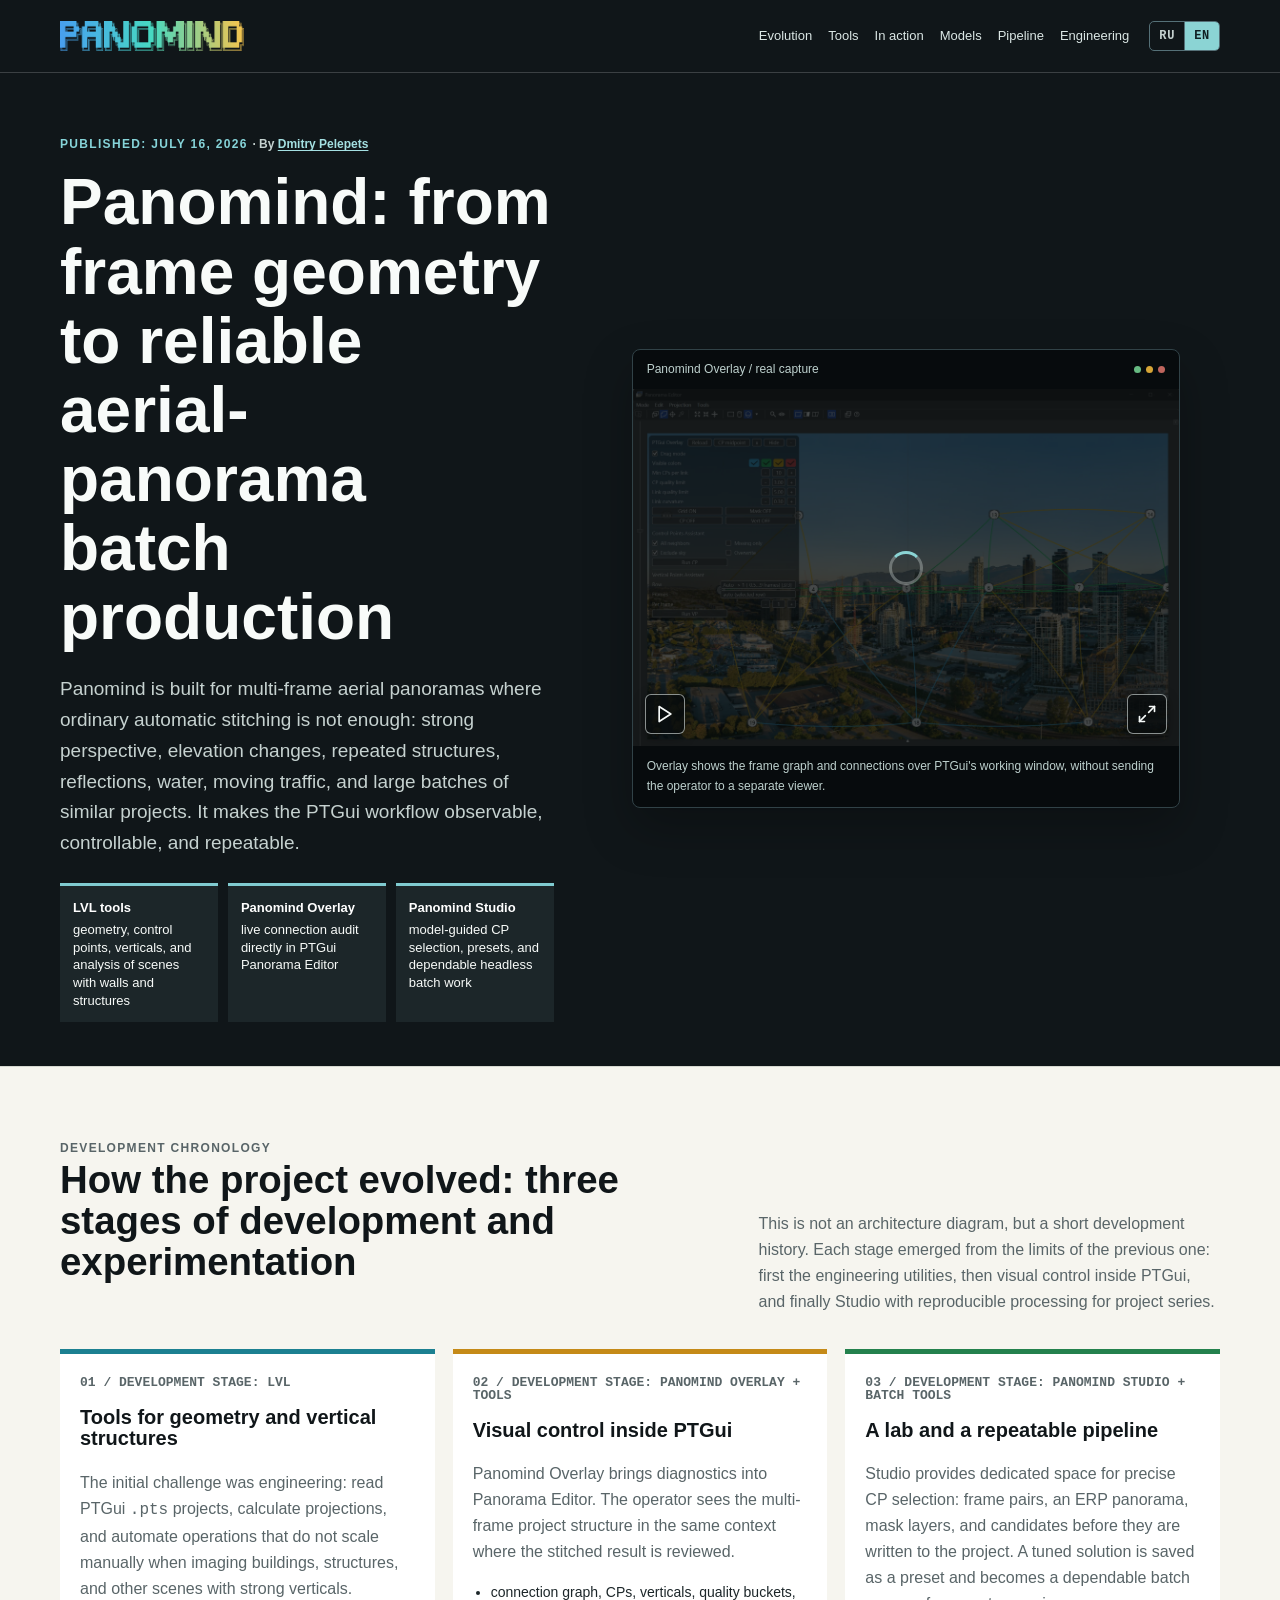
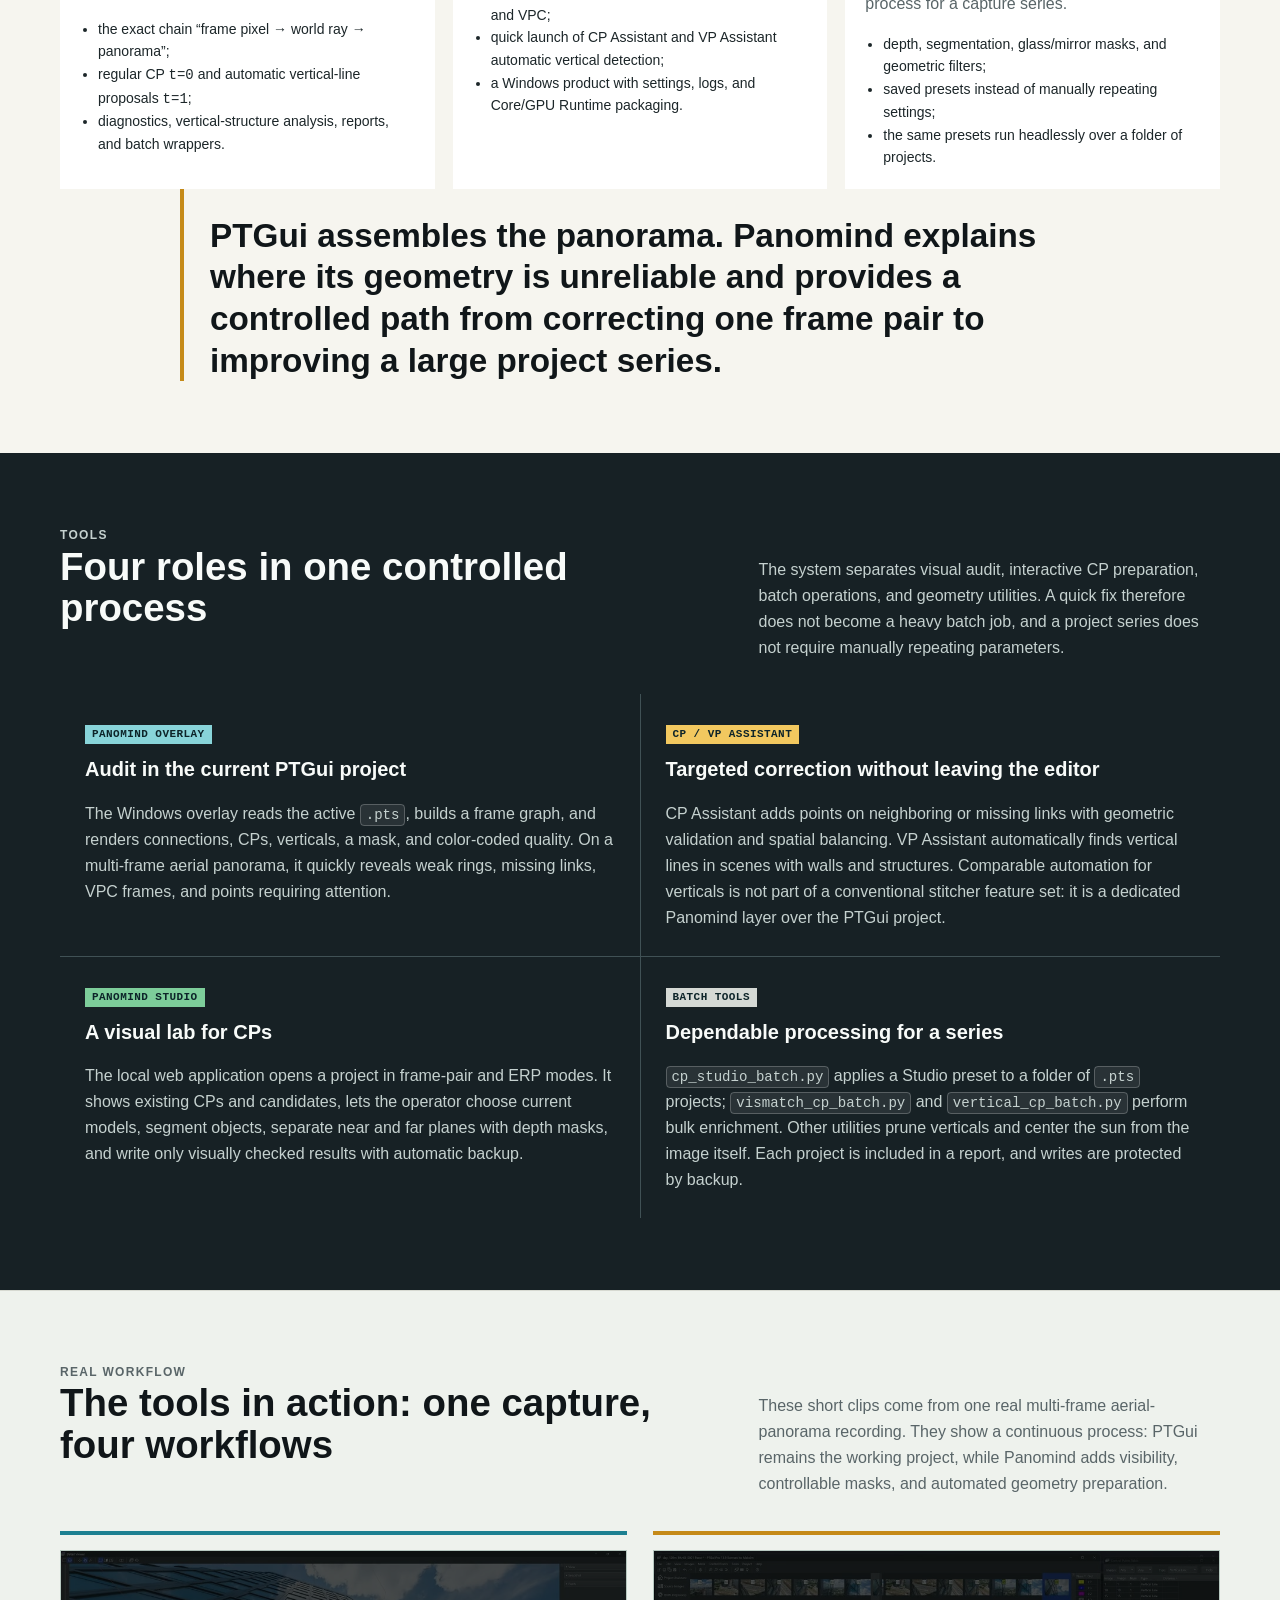
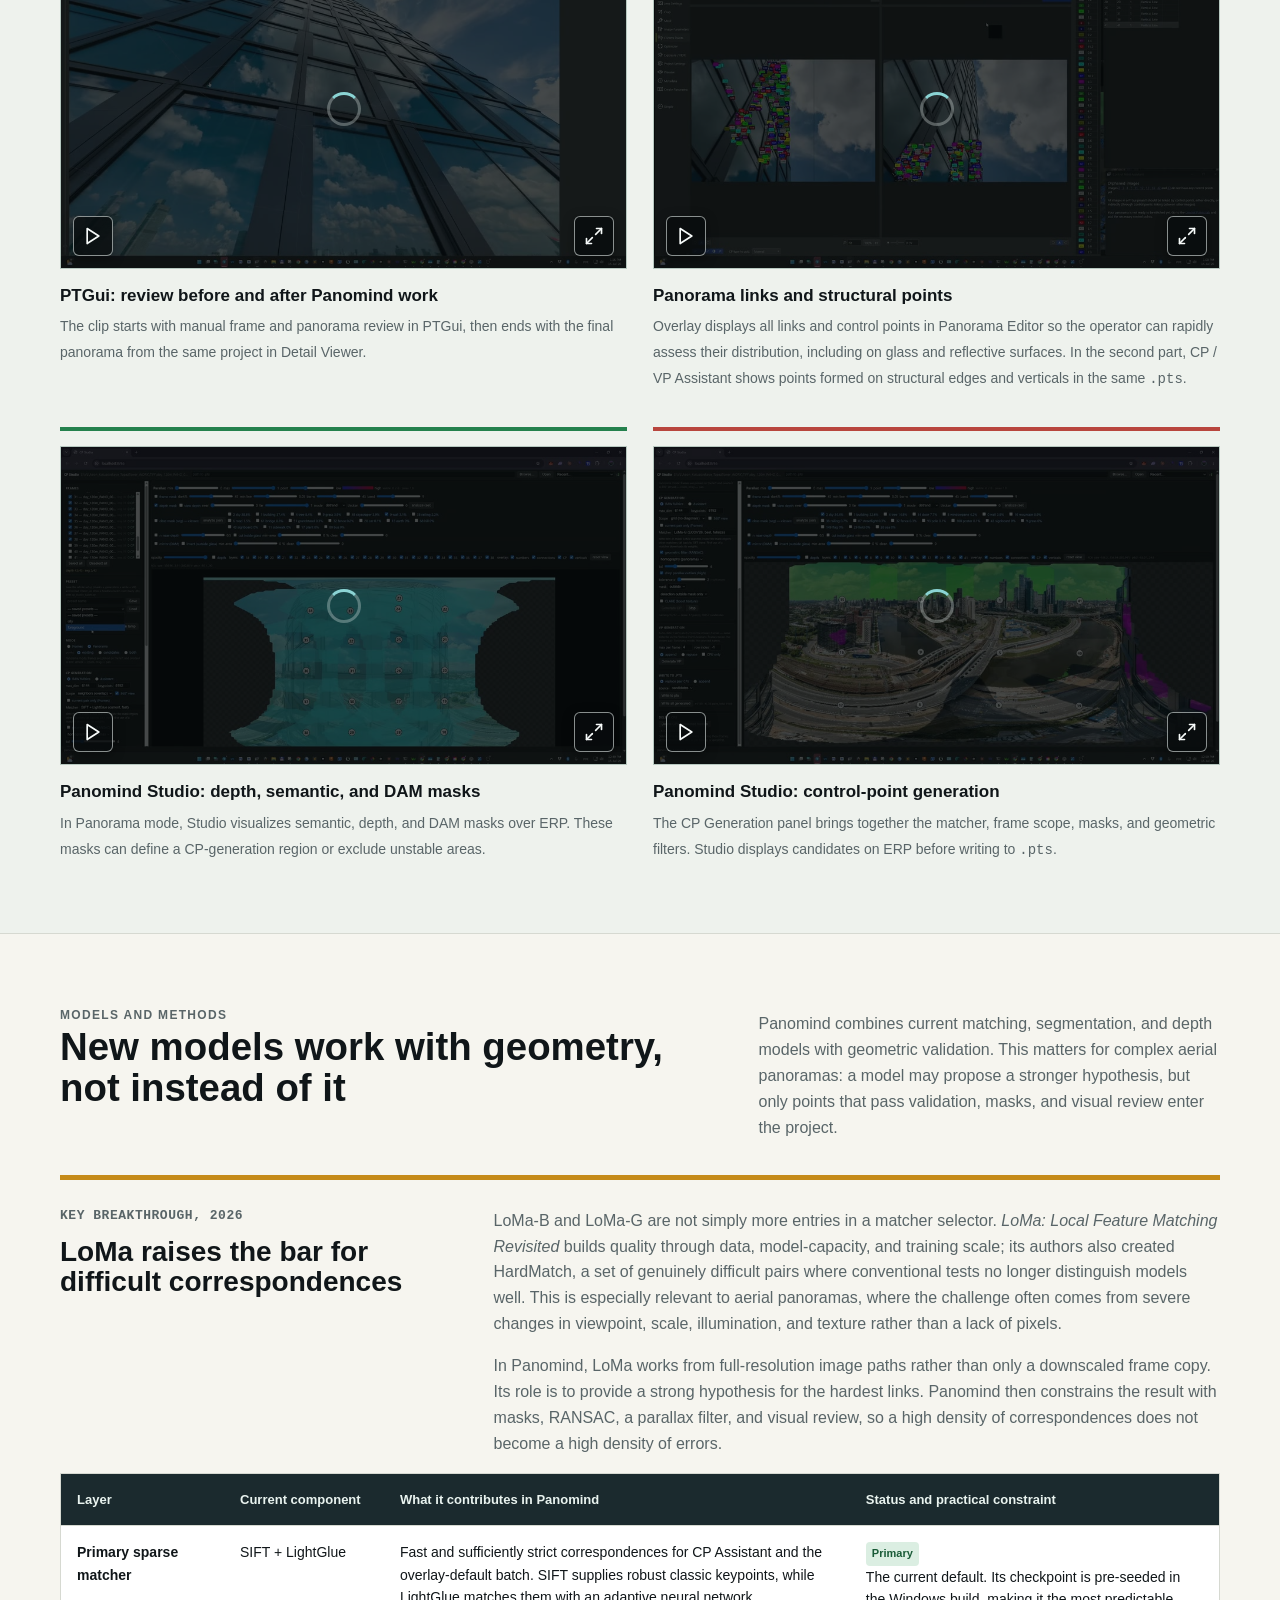
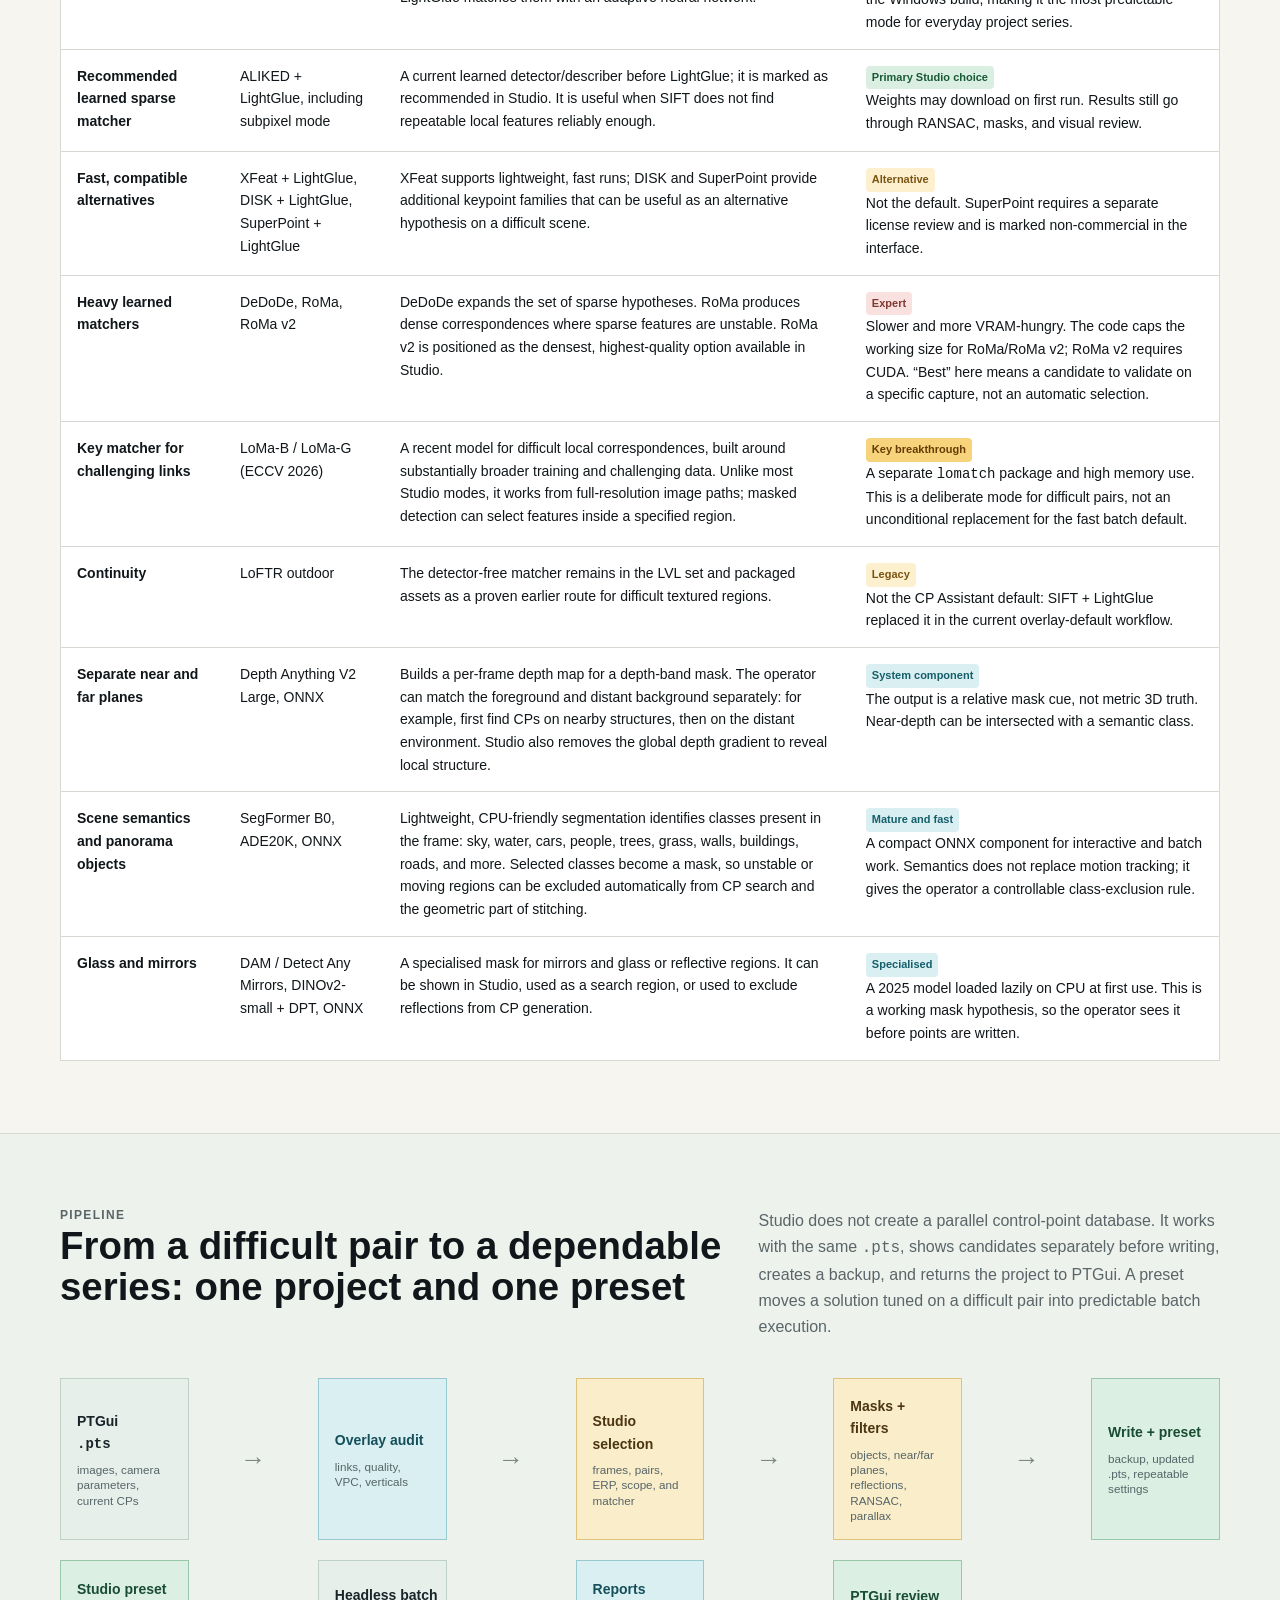
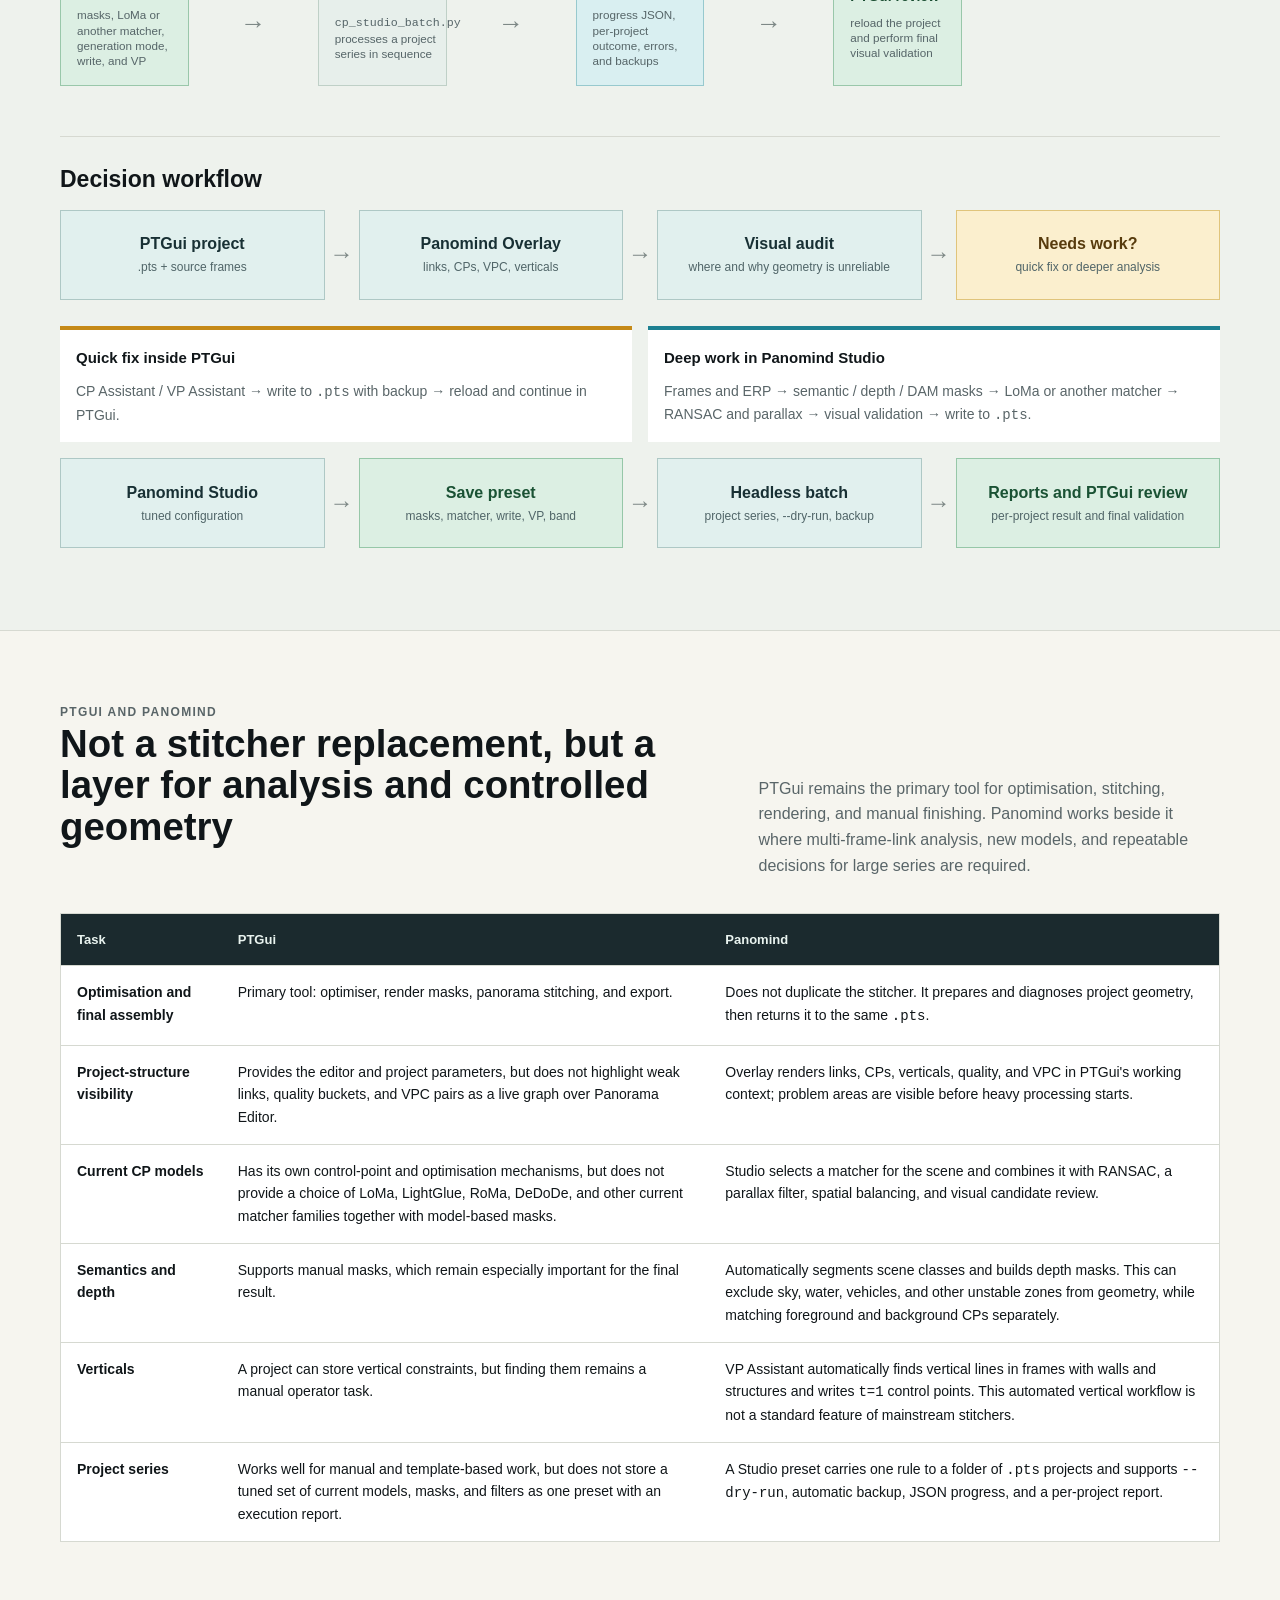
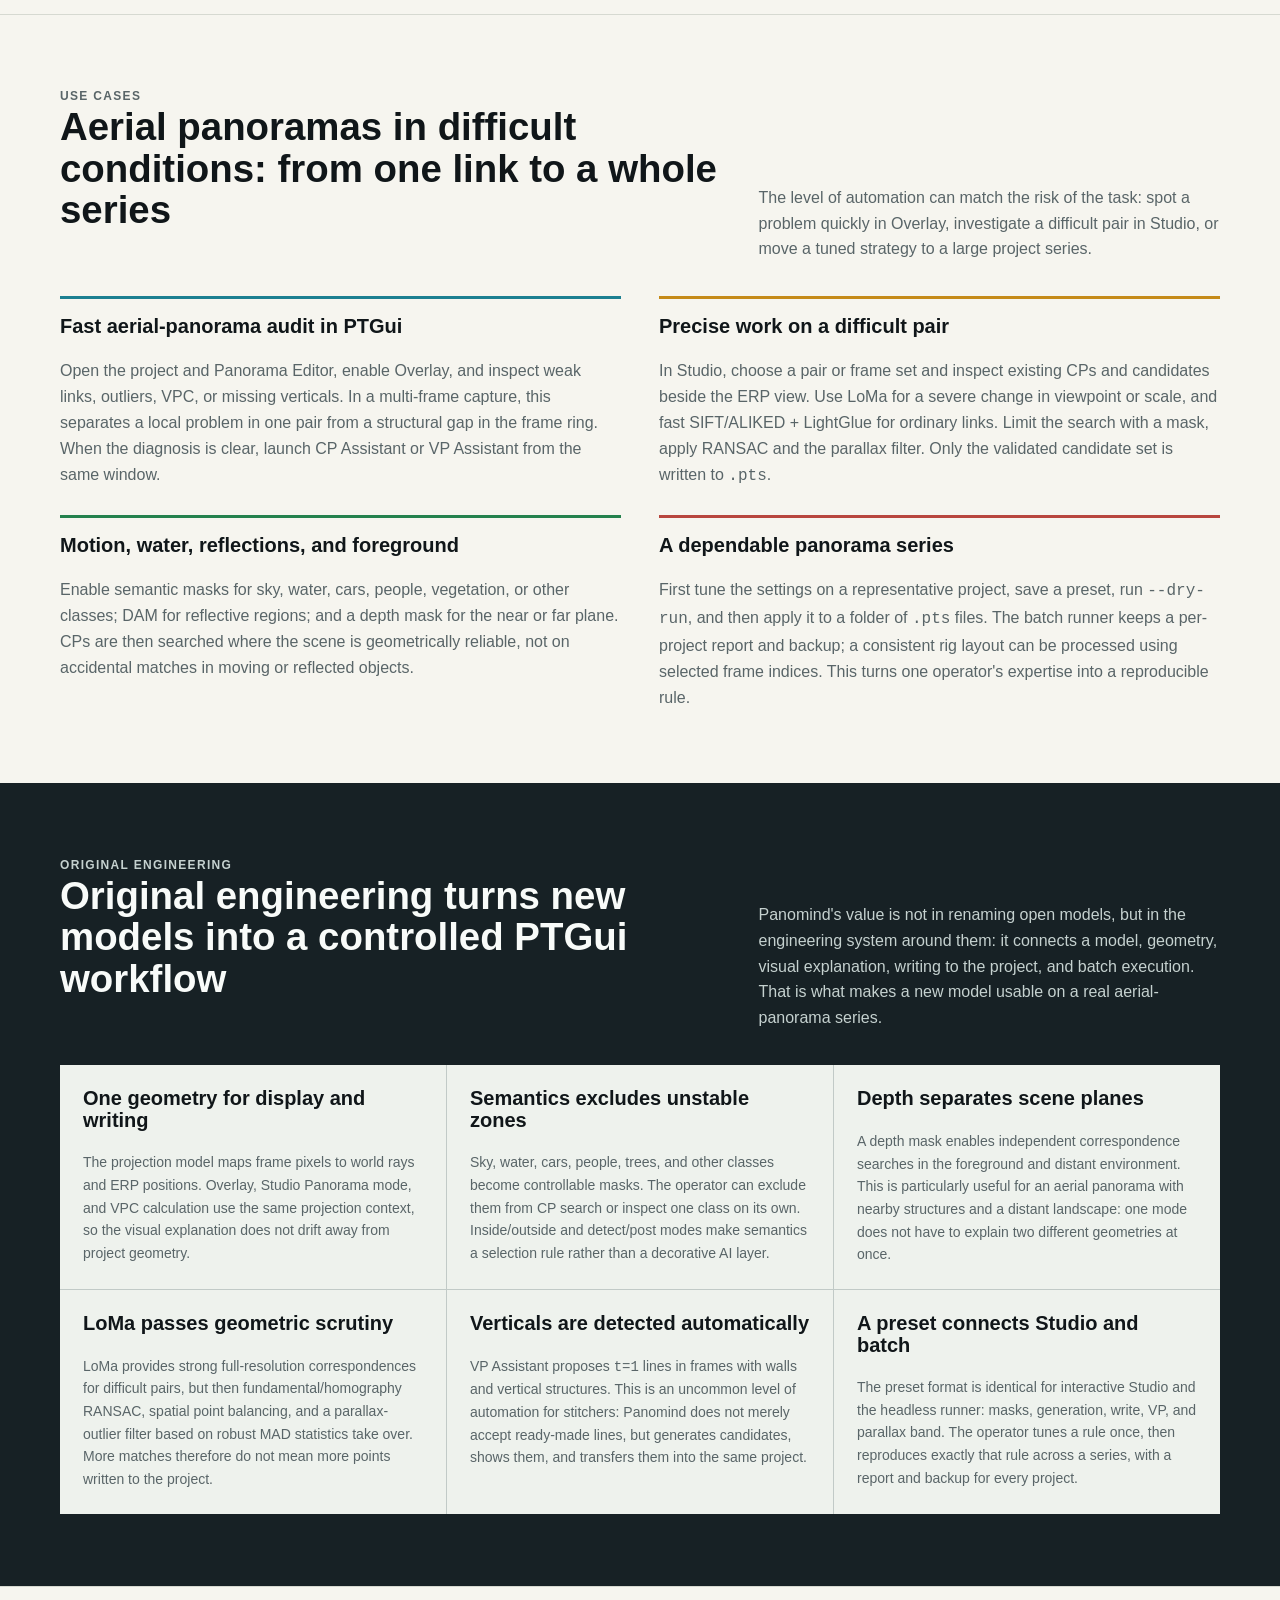
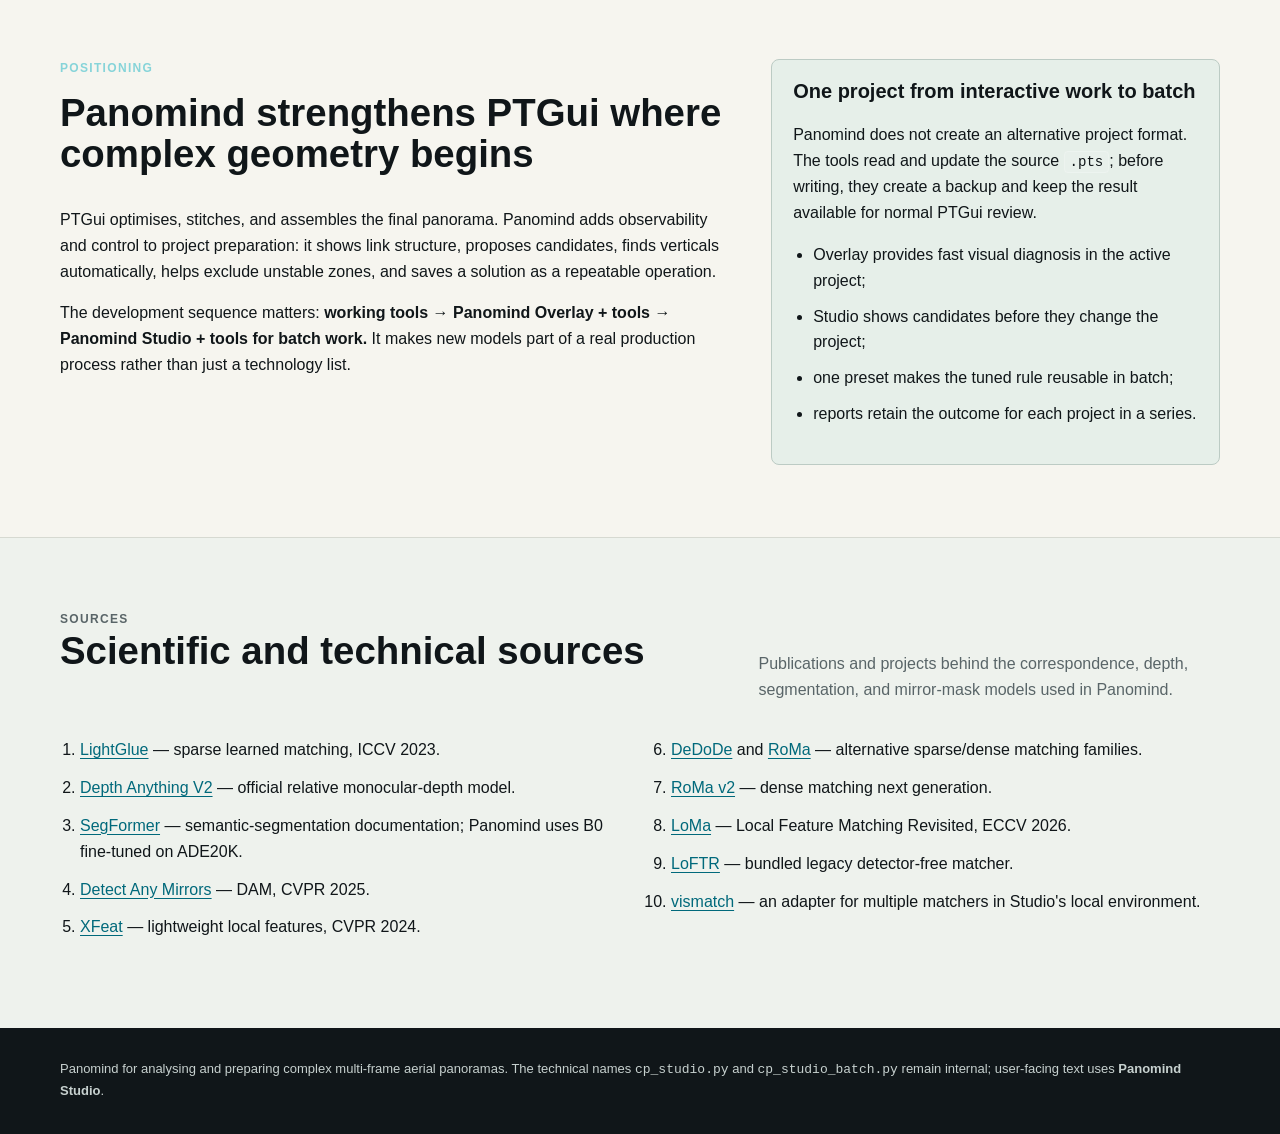
<file: panomind-evolution/index.html>
<!doctype html>
<html lang="en">
<head>
  <meta charset="utf-8">
  <meta name="viewport" content="width=device-width, initial-scale=1">
  <meta name="description" content="Panomind for multi-frame aerial panoramas: geometry, current matching models, automatic vertical detection, and controlled PTGui batch processing.">
  <title>Panomind: Aerial Panoramas, LoMa, and Controlled Batch Processing</title>
  <style>
    :root {
      --ink: #101619;
      --ink-soft: #1c2629;
      --paper: #f6f5ef;
      --paper-strong: #ffffff;
      --line: #d6d9d1;
      --muted: #596568;
      --cyan: #1c8091;
      --cyan-soft: #d9eff1;
      --gold: #c58a18;
      --gold-soft: #fcf0cf;
      --green: #24814d;
      --green-soft: #dbeee2;
      --red: #b8463e;
      --red-soft: #f8e1df;
      --max: 1160px;
    }

    * { box-sizing: border-box; }

    html { scroll-behavior: smooth; }

    body {
      margin: 0;
      color: var(--ink);
      background: var(--paper);
      font: 16px/1.62 Inter, "Segoe UI", Arial, sans-serif;
    }

    a { color: #00697b; text-underline-offset: 0.18em; }

    a:hover { color: #004a58; }

    .page-width {
      width: min(var(--max), calc(100% - 40px));
      margin: 0 auto;
    }

    .topbar {
      border-bottom: 1px solid rgba(255,255,255,.18);
      color: #f8fbf9;
      background: var(--ink);
    }

    .topbar__inside {
      display: flex;
      align-items: center;
      justify-content: space-between;
      gap: 20px;
      min-height: 72px;
    }

    .brand {
      display: inline-flex;
      align-items: center;
      min-width: 0;
    }

    .brand img { width: 184px; max-width: 50vw; height: auto; }

    .nav {
      display: flex;
      flex-wrap: wrap;
      justify-content: flex-end;
      gap: 16px;
      font-size: 13px;
    }

    .nav a { color: #dbe7e5; text-decoration: none; }

    .nav a:hover { color: #ffffff; }

    .topbar__controls {
      display: flex;
      align-items: center;
      justify-content: flex-end;
      gap: 20px;
    }

    .language-switch {
      display: inline-flex;
      overflow: hidden;
      border: 1px solid #557077;
      border-radius: 5px;
      font: 750 12px/1 ui-monospace, Consolas, monospace;
      letter-spacing: .06em;
    }

    .language-switch a {
      padding: 8px 9px;
      color: #c5d1cf;
      text-decoration: none;
    }

    .language-switch a + a { border-left: 1px solid #557077; }
    .language-switch a:hover { color: #ffffff; background: #2a3c41; }
    .language-switch a[aria-current="page"] { color: #102024; background: #8bd4d4; }

    .hero {
      color: #f8fbf9;
      background: var(--ink);
      padding: 62px 0 44px;
    }

    .hero__grid {
      display: grid;
      grid-template-columns: minmax(0, .88fr) minmax(0, 1.12fr);
      gap: 38px;
      align-items: center;
    }

    .eyebrow {
      margin: 0 0 14px;
      color: #86d4d9;
      font-size: 12px;
      font-weight: 750;
      letter-spacing: .11em;
      text-transform: uppercase;
    }

    .byline { color: #c6d2d0; font-weight: 600; letter-spacing: 0; text-transform: none; }
    .byline a { color: #a4e0e2; }
    .byline a:hover { color: #ffffff; }

    h1, h2, h3, p { margin-top: 0; }

    h1, h2, h3 { line-height: 1.08; letter-spacing: 0; }

    h1 {
      max-width: 720px;
      margin-bottom: 22px;
      font-size: clamp(38px, 5vw, 68px);
      font-weight: 760;
    }

    h2 { font-size: clamp(28px, 3vw, 42px); }

    h3 { font-size: 20px; }

    .hero__lead {
      max-width: 660px;
      margin-bottom: 24px;
      color: #c6d2d0;
      font-size: 19px;
    }

    .hero__facts {
      display: grid;
      grid-template-columns: repeat(3, minmax(0, 1fr));
      gap: 10px;
      margin: 0;
      padding: 0;
      list-style: none;
    }

    .hero__facts li {
      min-height: 88px;
      padding: 13px;
      border-top: 3px solid #80cbd0;
      background: var(--ink-soft);
      font-size: 13px;
      line-height: 1.35;
    }

    .hero__facts strong { display: block; margin-bottom: 5px; color: #ffffff; }

    .hero-visual {
      overflow: hidden;
      border: 1px solid #314247;
      border-radius: 8px;
      background: #070b0d;
      box-shadow: 0 20px 48px rgba(0,0,0,.25);
    }

    .hero-visual__bar {
      display: flex;
      align-items: center;
      justify-content: space-between;
      gap: 12px;
      padding: 10px 14px;
      color: #bdd0cd;
      font-size: 12px;
    }

    .signal { display: inline-flex; gap: 5px; }
    .signal i { width: 7px; height: 7px; border-radius: 50%; background: #d6a536; }
    .signal i:first-child { background: #67bb82; }
    .signal i:last-child { background: #bf655d; }

    .hero-visual__media { aspect-ratio: 2292 / 1499; }
    .hero-visual__media video { display: block; width: 100%; height: 100%; object-fit: cover; background: #080c0d; }

    .hero-visual__caption {
      margin: 0;
      padding: 11px 14px;
      color: #bdd0cd;
      font-size: 12px;
    }

    .section { padding: 72px 0; border-top: 1px solid var(--line); }
    .section--dark { color: #f8fbf9; background: #172125; border-color: #172125; }
    .section--tint { background: #eef2ed; }

    .section__head {
      display: grid;
      grid-template-columns: minmax(0, .72fr) minmax(280px, .5fr);
      gap: 34px;
      align-items: end;
      margin-bottom: 34px;
    }

    .section__head p { margin: 0; color: var(--muted); }
    .section--dark .section__head p { color: #c5d1cf; }

    .timeline { display: grid; grid-template-columns: repeat(3, minmax(0, 1fr)); gap: 18px; }

    .timeline__item {
      position: relative;
      min-height: 292px;
      padding: 22px 20px 20px;
      border-top: 5px solid var(--cyan);
      background: var(--paper-strong);
    }

    .timeline__item:nth-child(2) { border-color: var(--gold); }
    .timeline__item:nth-child(3) { border-color: var(--green); }

    .timeline__number {
      display: block;
      margin-bottom: 18px;
      color: var(--muted);
      font: 700 13px/1 ui-monospace, Consolas, monospace;
    }

    .timeline__item p { color: var(--muted); }
    .timeline__item ul { margin: 0; padding-left: 18px; color: var(--ink-soft); font-size: 14px; }

    .statement {
      max-width: 920px;
      margin: 0 auto;
      padding: 26px 0 0 26px;
      border-left: 4px solid var(--gold);
      font-size: clamp(22px, 2.6vw, 34px);
      font-weight: 650;
      line-height: 1.25;
    }

    .tool-grid { display: grid; grid-template-columns: repeat(2, minmax(0, 1fr)); gap: 1px; background: #405155; }

    .tool {
      padding: 25px;
      background: #172125;
    }

    .tool__tag {
      display: inline-block;
      margin-bottom: 15px;
      padding: 4px 7px;
      color: #0d2429;
      background: #88d4d9;
      font: 700 11px/1 ui-monospace, Consolas, monospace;
      letter-spacing: .04em;
      text-transform: uppercase;
    }

    .tool:nth-child(2) .tool__tag { background: #f2c85f; }
    .tool:nth-child(3) .tool__tag { background: #7dcd9a; }
    .tool:nth-child(4) .tool__tag { background: #d5d9d5; }

    .tool p { margin-bottom: 0; color: #c5d1cf; }

    .tool code, .note code {
      padding: .12em .35em;
      border: 1px solid rgba(255,255,255,.22);
      border-radius: 4px;
      color: inherit;
      background: rgba(255,255,255,.08);
      font-family: ui-monospace, Consolas, monospace;
      font-size: .88em;
    }

    .demo-grid {
      display: grid;
      grid-template-columns: repeat(2, minmax(0, 1fr));
      gap: 36px 26px;
    }

    .demo {
      margin: 0;
      padding-top: 15px;
      border-top: 4px solid var(--cyan);
    }

    .demo:nth-child(2) { border-color: var(--gold); }
    .demo:nth-child(3) { border-color: var(--green); }
    .demo:nth-child(4) { border-color: var(--red); }

    .demo__visual {
      position: relative;
      overflow: hidden;
      border: 1px solid #b7c8c0;
      aspect-ratio: 16 / 9;
      background: #080c0d;
    }

    .demo video { display: block; width: 100%; height: 100%; object-fit: cover; background: #080c0d; }
    .demo figcaption { margin-top: 13px; }
    .demo figcaption strong { display: block; margin-bottom: 4px; font-size: 17px; }
    .demo figcaption span { color: var(--muted); font-size: 14px; }

    .media-player { position: relative; overflow: hidden; background: #080c0d; }

    .media-player__loader {
      position: absolute;
      z-index: 2;
      inset: 0;
      display: grid;
      place-items: center;
      color: #eef7f5;
      background: rgba(8, 12, 13, .74);
      transition: opacity 180ms ease, visibility 180ms ease;
      pointer-events: none;
    }

    .media-player.is-ready .media-player__loader { opacity: 0; visibility: hidden; }

    .media-player__spinner {
      width: 34px;
      height: 34px;
      border: 3px solid rgba(238,247,245,.3);
      border-top-color: #8bd4d4;
      border-radius: 50%;
      animation: media-spin .75s linear infinite;
    }

    @keyframes media-spin { to { transform: rotate(360deg); } }

    .media-player__controls {
      position: absolute;
      z-index: 3;
      right: 12px;
      bottom: 12px;
      left: 12px;
      display: flex;
      align-items: center;
      justify-content: space-between;
      opacity: 0;
      transform: translateY(6px);
      transition: opacity 160ms ease, transform 160ms ease;
      pointer-events: none;
    }

    .media-player:hover .media-player__controls,
    .media-player:focus-within .media-player__controls,
    .media-player.is-paused .media-player__controls,
    .media-player:fullscreen .media-player__controls {
      opacity: 1;
      transform: translateY(0);
    }

    .media-player__button {
      display: grid;
      width: 40px;
      height: 40px;
      padding: 0;
      place-items: center;
      border: 1px solid rgba(238,247,245,.56);
      border-radius: 6px;
      color: #f7fbfa;
      background: rgba(8, 12, 13, .78);
      box-shadow: 0 3px 12px rgba(0,0,0,.35);
      cursor: pointer;
      pointer-events: auto;
    }

    .media-player__button:hover { background: rgba(17, 41, 45, .94); }
    .media-player__button:focus-visible { outline: 3px solid #8bd4d4; outline-offset: 2px; }
    .media-player__icon { width: 20px; height: 20px; fill: none; stroke: currentColor; stroke-linecap: round; stroke-linejoin: round; stroke-width: 2; }
    .media-player__icon--pause { display: block; }
    .media-player__icon--play { display: none; }
    .media-player.is-paused .media-player__icon--pause { display: none; }
    .media-player.is-paused .media-player__icon--play { display: block; }

    .media-player:fullscreen {
      display: grid;
      width: 100vw;
      height: 100vh;
      aspect-ratio: auto;
      place-items: center;
      background: #000000;
    }

    .media-player:fullscreen video {
      width: auto;
      height: auto;
      max-width: 100%;
      max-height: 100%;
      object-fit: contain;
    }

    .sr-only {
      position: absolute;
      width: 1px;
      height: 1px;
      padding: 0;
      margin: -1px;
      overflow: hidden;
      clip: rect(0, 0, 0, 0);
      white-space: nowrap;
      border: 0;
    }

    @media (hover: none) {
      .media-player__controls { opacity: 1; transform: translateY(0); }
    }

    .table-wrap { overflow-x: auto; border: 1px solid var(--line); background: var(--paper-strong); }

    table { width: 100%; min-width: 820px; border-collapse: collapse; }
    th, td { padding: 15px 16px; vertical-align: top; text-align: left; border-bottom: 1px solid var(--line); }
    th { color: #e9f3ef; background: #1b2a2e; font-size: 13px; }
    td { font-size: 14px; }
    tr:last-child td { border-bottom: 0; }
    td strong { display: block; margin-bottom: 3px; }

    .status { display: inline-block; padding: 3px 6px; border-radius: 4px; font-weight: 700; font-size: 11px; white-space: nowrap; }
    .status--core { color: #185a36; background: var(--green-soft); }
    .status--alt { color: #7a5312; background: var(--gold-soft); }
    .status--expert { color: #813932; background: var(--red-soft); }
    .status--system { color: #155e6b; background: var(--cyan-soft); }
    .status--breakthrough { color: #683b05; background: #f7d37c; }

    .note p:last-child { margin-bottom: 0; }

    .pipeline { display: grid; grid-template-columns: repeat(9, minmax(80px, 1fr)); gap: 0; align-items: stretch; overflow-x: auto; padding: 4px 0 16px; }

    .pipe-step {
      display: grid;
      align-content: center;
      min-height: 126px;
      padding: 16px;
      color: #182427;
      background: #e7efeb;
      border: 1px solid #bfd0c7;
      font-weight: 700;
      font-size: 14px;
    }

    .pipe-step small { display: block; margin-top: 7px; color: #566568; font-weight: 400; line-height: 1.3; }
    .pipe-step--select { color: #4c3510; background: #f9edca; border-color: #dfc37b; }
    .pipe-step--write { color: #194d31; background: #dcefe3; border-color: #99c7aa; }
    .pipe-step--review { color: #154f5b; background: #d9eff1; border-color: #97c9ce; }

    .pipe-arrow { display: grid; place-items: center; min-width: 38px; color: #7d8886; font-size: 26px; }

    .workflow-schema {
      margin-top: 34px;
      padding-top: 30px;
      border-top: 1px solid var(--line);
    }

    .workflow-schema h3 { margin-bottom: 18px; font-size: 23px; }

    .workflow-line {
      display: flex;
      align-items: stretch;
      overflow-x: auto;
      padding-bottom: 10px;
    }

    .workflow-node {
      display: grid;
      align-content: center;
      flex: 1 0 150px;
      min-height: 90px;
      padding: 14px;
      color: #183034;
      border: 1px solid #aec8c5;
      background: #e1f0ee;
      font-weight: 750;
      line-height: 1.3;
      text-align: center;
    }

    .workflow-node small { display: block; margin-top: 5px; color: #506568; font-weight: 400; font-size: 12px; }
    .workflow-node--decision { color: #573b0d; border-color: #e0c47b; background: #fbefce; }
    .workflow-node--write { color: #1a5234; border-color: #96c7a8; background: #dcefe3; }
    .workflow-arrow { display: grid; place-items: center; flex: 0 0 34px; color: #7d8886; font-size: 24px; }

    .workflow-branches {
      display: grid;
      grid-template-columns: minmax(0, 1fr) minmax(0, 1fr);
      gap: 16px;
      margin-top: 16px;
    }

    .workflow-branch {
      padding: 16px;
      border-top: 4px solid var(--gold);
      background: var(--paper-strong);
    }

    .workflow-branch--studio { border-color: var(--cyan); }
    .workflow-branch h4 { margin: 0 0 10px; font-size: 15px; }
    .workflow-branch p { margin: 0; color: var(--muted); font-size: 14px; }

    .scenario-grid { display: grid; grid-template-columns: repeat(2, minmax(0, 1fr)); gap: 26px 38px; }

    .scenario { padding-top: 17px; border-top: 3px solid var(--cyan); }
    .scenario:nth-child(2) { border-color: var(--gold); }
    .scenario:nth-child(3) { border-color: var(--green); }
    .scenario:nth-child(4) { border-color: var(--red); }
    .scenario p { margin-bottom: 0; color: var(--muted); }

    .unique-grid { display: grid; grid-template-columns: repeat(3, minmax(0, 1fr)); gap: 1px; background: #c1cac7; }

    .unique {
      padding: 23px;
      color: var(--ink);
      background: #eef2ed;
    }

    .unique h3 { color: var(--ink); }
    .unique p { margin-bottom: 0; color: var(--muted); font-size: 14px; }

    .breakthrough {
      display: grid;
      grid-template-columns: minmax(260px, .55fr) minmax(0, 1fr);
      gap: 34px;
      padding: 28px 0 0;
      border-top: 5px solid var(--gold);
    }

    .breakthrough__label {
      color: #754d09;
      font: 750 13px/1.25 ui-monospace, Consolas, monospace;
      letter-spacing: .04em;
      text-transform: uppercase;
    }

    .breakthrough h3 { margin-bottom: 10px; font-size: 28px; }
    .breakthrough p { color: var(--muted); }

    .split { display: grid; grid-template-columns: minmax(0, .9fr) minmax(280px, .6fr); gap: 38px; align-items: start; }
    .split ul { padding-left: 20px; }
    .split li { margin-bottom: 10px; }

    .note { padding: 21px; border: 1px solid #bccbc4; border-radius: 8px; background: #e6efe9; }

    .source-list { columns: 2; gap: 42px; padding-left: 20px; }
    .source-list li { break-inside: avoid; margin-bottom: 12px; }

    .footer { padding: 30px 0 45px; color: #c7d1cf; background: var(--ink); font-size: 13px; }
    .footer p { margin: 0; }
    .footer a { color: #96d9dc; }

    @media (max-width: 850px) {
      .hero { padding-top: 42px; }
      .hero__grid, .section__head, .split { grid-template-columns: 1fr; }
      .breakthrough { grid-template-columns: 1fr; }
      .hero__facts, .timeline, .unique-grid { grid-template-columns: 1fr; }
      .tool-grid, .scenario-grid, .demo-grid { grid-template-columns: 1fr; }
      .workflow-branches { grid-template-columns: 1fr; }
      .source-list { columns: 1; }
      .nav { display: none; }
      .topbar__controls { gap: 0; }
      .timeline__item { min-height: 0; }
    }

    @media (max-width: 520px) {
      .page-width { width: min(100% - 28px, var(--max)); }
      .topbar__inside { min-height: 60px; }
      .brand img { width: 160px; }
      .section { padding: 52px 0; }
      h1 { font-size: 40px; }
      .hero__lead { font-size: 17px; }
    }
  </style>
</head>
<body>
  <header class="topbar">
    <div class="page-width topbar__inside">
      <a class="brand" href="../" aria-label="Panomind home">
        <img src="../assets/panomind-wordmark.png" alt="Panomind">
      </a>
      <div class="topbar__controls">
        <nav class="nav" aria-label="Article sections">
          <a href="#evolution">Evolution</a>
          <a href="#tools">Tools</a>
          <a href="#in-action">In action</a>
          <a href="#models">Models</a>
          <a href="#pipeline">Pipeline</a>
          <a href="#difference">Engineering</a>
        </nav>
        <div class="language-switch" aria-label="Article language">
          <a href="ru/" lang="ru">RU</a>
          <a href="./" lang="en" aria-current="page">EN</a>
        </div>
      </div>
    </div>
  </header>

  <main id="top">
    <section class="hero">
      <div class="page-width hero__grid">
        <div>
          <p class="eyebrow">Published: July 16, 2026 <span class="byline">&middot; By <a href="https://www.linkedin.com/in/fotowizard/">Dmitry Pelepets</a></span></p>
          <h1>Panomind: from frame geometry to reliable aerial-panorama batch production</h1>
          <p class="hero__lead">Panomind is built for multi-frame aerial panoramas where ordinary automatic stitching is not enough: strong perspective, elevation changes, repeated structures, reflections, water, moving traffic, and large batches of similar projects. It makes the PTGui workflow observable, controllable, and repeatable.</p>
          <ul class="hero__facts" aria-label="Three product-development stages">
            <li><strong>LVL tools</strong>geometry, control points, verticals, and analysis of scenes with walls and structures</li>
            <li><strong>Panomind Overlay</strong>live connection audit directly in PTGui Panorama Editor</li>
            <li><strong>Panomind Studio</strong>model-guided CP selection, presets, and dependable headless batch work</li>
          </ul>
        </div>
        <figure class="hero-visual">
          <div class="hero-visual__bar">
            <span>Panomind Overlay / real capture</span>
            <span class="signal" aria-label="Capture status"><i></i><i></i><i></i></span>
          </div>
          <div class="hero-visual__media media-player" data-media-player>
            <video autoplay muted loop playsinline preload="auto" poster="assets/panomind-overlay-hero-loop.webp" data-full-src="assets/panomind-overlay-hero-loop-full.mp4" aria-label="Panomind Overlay animation over PTGui Panorama Editor">
              <source src="assets/panomind-overlay-hero-loop.mp4" type="video/mp4">
            </video>
          </div>
          <figcaption class="hero-visual__caption">Overlay shows the frame graph and connections over PTGui's working window, without sending the operator to a separate viewer.</figcaption>
        </figure>
      </div>
    </section>

    <section class="section" id="evolution">
      <div class="page-width">
        <div class="section__head">
          <div>
            <p class="eyebrow">Development chronology</p>
            <h2>How the project evolved: three stages of development and experimentation</h2>
          </div>
          <p>This is not an architecture diagram, but a short development history. Each stage emerged from the limits of the previous one: first the engineering utilities, then visual control inside PTGui, and finally Studio with reproducible processing for project series.</p>
        </div>
        <div class="timeline">
          <article class="timeline__item">
            <span class="timeline__number">01 / DEVELOPMENT STAGE: LVL</span>
            <h3>Tools for geometry and vertical structures</h3>
            <p>The initial challenge was engineering: read PTGui <code>.pts</code> projects, calculate projections, and automate operations that do not scale manually when imaging buildings, structures, and other scenes with strong verticals.</p>
            <ul>
              <li>the exact chain “frame pixel → world ray → panorama”;</li>
              <li>regular CP <code>t=0</code> and automatic vertical-line proposals <code>t=1</code>;</li>
              <li>diagnostics, vertical-structure analysis, reports, and batch wrappers.</li>
            </ul>
          </article>
          <article class="timeline__item">
            <span class="timeline__number">02 / DEVELOPMENT STAGE: PANOMIND OVERLAY + TOOLS</span>
            <h3>Visual control inside PTGui</h3>
            <p>Panomind Overlay brings diagnostics into Panorama Editor. The operator sees the multi-frame project structure in the same context where the stitched result is reviewed.</p>
            <ul>
              <li>connection graph, CPs, verticals, quality buckets, and VPC;</li>
              <li>quick launch of CP Assistant and VP Assistant automatic vertical detection;</li>
              <li>a Windows product with settings, logs, and Core/GPU Runtime packaging.</li>
            </ul>
          </article>
          <article class="timeline__item">
            <span class="timeline__number">03 / DEVELOPMENT STAGE: PANOMIND STUDIO + BATCH TOOLS</span>
            <h3>A lab and a repeatable pipeline</h3>
            <p>Studio provides dedicated space for precise CP selection: frame pairs, an ERP panorama, mask layers, and candidates before they are written to the project. A tuned solution is saved as a preset and becomes a dependable batch process for a capture series.</p>
            <ul>
              <li>depth, segmentation, glass/mirror masks, and geometric filters;</li>
              <li>saved presets instead of manually repeating settings;</li>
              <li>the same presets run headlessly over a folder of projects.</li>
            </ul>
          </article>
        </div>
        <p class="statement">PTGui assembles the panorama. Panomind explains where its geometry is unreliable and provides a controlled path from correcting one frame pair to improving a large project series.</p>
      </div>
    </section>

    <section class="section section--dark" id="tools">
      <div class="page-width">
        <div class="section__head">
          <div>
            <p class="eyebrow">Tools</p>
            <h2>Four roles in one controlled process</h2>
          </div>
          <p>The system separates visual audit, interactive CP preparation, batch operations, and geometry utilities. A quick fix therefore does not become a heavy batch job, and a project series does not require manually repeating parameters.</p>
        </div>
        <div class="tool-grid">
          <article class="tool">
            <span class="tool__tag">Panomind Overlay</span>
            <h3>Audit in the current PTGui project</h3>
            <p>The Windows overlay reads the active <code>.pts</code>, builds a frame graph, and renders connections, CPs, verticals, a mask, and color-coded quality. On a multi-frame aerial panorama, it quickly reveals weak rings, missing links, VPC frames, and points requiring attention.</p>
          </article>
          <article class="tool">
            <span class="tool__tag">CP / VP Assistant</span>
            <h3>Targeted correction without leaving the editor</h3>
            <p>CP Assistant adds points on neighboring or missing links with geometric validation and spatial balancing. VP Assistant automatically finds vertical lines in scenes with walls and structures. Comparable automation for verticals is not part of a conventional stitcher feature set: it is a dedicated Panomind layer over the PTGui project.</p>
          </article>
          <article class="tool">
            <span class="tool__tag">Panomind Studio</span>
            <h3>A visual lab for CPs</h3>
            <p>The local web application opens a project in frame-pair and ERP modes. It shows existing CPs and candidates, lets the operator choose current models, segment objects, separate near and far planes with depth masks, and write only visually checked results with automatic backup.</p>
          </article>
          <article class="tool">
            <span class="tool__tag">Batch tools</span>
            <h3>Dependable processing for a series</h3>
            <p><code>cp_studio_batch.py</code> applies a Studio preset to a folder of <code>.pts</code> projects; <code>vismatch_cp_batch.py</code> and <code>vertical_cp_batch.py</code> perform bulk enrichment. Other utilities prune verticals and center the sun from the image itself. Each project is included in a report, and writes are protected by backup.</p>
          </article>
        </div>
      </div>
    </section>

    <section class="section section--tint" id="in-action">
      <div class="page-width">
        <div class="section__head">
          <div>
            <p class="eyebrow">Real workflow</p>
            <h2>The tools in action: one capture, four workflows</h2>
          </div>
          <p>These short clips come from one real multi-frame aerial-panorama recording. They show a continuous process: PTGui remains the working project, while Panomind adds visibility, controllable masks, and automated geometry preparation.</p>
        </div>
        <div class="demo-grid">
          <figure class="demo">
            <div class="demo__visual media-player" data-media-player>
              <video autoplay muted loop playsinline preload="auto" poster="assets/panomind-ptgui-standard-flow-poster.jpg" data-full-src="assets/panomind-ptgui-standard-flow-full.mp4" aria-label="Manual panorama work in PTGui">
                <source src="assets/panomind-ptgui-standard-flow.mp4" type="video/mp4">
              </video>
            </div>
            <figcaption>
              <strong>PTGui: review before and after Panomind work</strong>
              <span>The clip starts with manual frame and panorama review in PTGui, then ends with the final panorama from the same project in Detail Viewer.</span>
            </figcaption>
          </figure>
          <figure class="demo">
            <div class="demo__visual media-player" data-media-player>
              <video autoplay muted loop playsinline preload="auto" poster="assets/panomind-overlay-to-cp-vp-verified-poster.jpg" data-full-src="assets/panomind-overlay-to-cp-vp-verified-full.mp4" aria-label="Panomind Overlay and CP VP Assistant: panorama links and structural points">
                <source src="assets/panomind-overlay-to-cp-vp-verified.mp4" type="video/mp4">
              </video>
            </div>
            <figcaption>
              <strong>Panorama links and structural points</strong>
              <span>Overlay displays all links and control points in Panorama Editor so the operator can rapidly assess their distribution, including on glass and reflective surfaces. In the second part, CP / VP Assistant shows points formed on structural edges and verticals in the same <code>.pts</code>.</span>
            </figcaption>
          </figure>
          <figure class="demo">
            <div class="demo__visual media-player" data-media-player>
              <video autoplay muted loop playsinline preload="auto" poster="assets/panomind-studio-depth-dam-masks-poster.jpg" data-full-src="assets/panomind-studio-depth-dam-masks-full.mp4" aria-label="Panomind Studio with depth and DAM masks over a panorama">
                <source src="assets/panomind-studio-depth-dam-masks.mp4" type="video/mp4">
              </video>
            </div>
            <figcaption>
              <strong>Panomind Studio: depth, semantic, and DAM masks</strong>
              <span>In Panorama mode, Studio visualizes semantic, depth, and DAM masks over ERP. These masks can define a CP-generation region or exclude unstable areas.</span>
            </figcaption>
          </figure>
          <figure class="demo">
            <div class="demo__visual media-player" data-media-player>
              <video autoplay muted loop playsinline preload="auto" poster="assets/panomind-studio-cp-generation-poster.jpg" data-full-src="assets/panomind-studio-cp-generation-full.mp4" aria-label="Panomind Studio: control-point generation on an aerial panorama">
                <source src="assets/panomind-studio-cp-generation.mp4" type="video/mp4">
              </video>
            </div>
            <figcaption>
              <strong>Panomind Studio: control-point generation</strong>
              <span>The CP Generation panel brings together the matcher, frame scope, masks, and geometric filters. Studio displays candidates on ERP before writing to <code>.pts</code>.</span>
            </figcaption>
          </figure>
        </div>
      </div>
    </section>

    <section class="section" id="models">
      <div class="page-width">
        <div class="section__head">
          <div>
            <p class="eyebrow">Models and methods</p>
            <h2>New models work with geometry, not instead of it</h2>
          </div>
          <p>Panomind combines current matching, segmentation, and depth models with geometric validation. This matters for complex aerial panoramas: a model may propose a stronger hypothesis, but only points that pass validation, masks, and visual review enter the project.</p>
        </div>

        <div class="breakthrough">
          <div>
            <p class="breakthrough__label">Key breakthrough, 2026</p>
            <h3>LoMa raises the bar for difficult correspondences</h3>
          </div>
          <div>
            <p>LoMa-B and LoMa-G are not simply more entries in a matcher selector. <em>LoMa: Local Feature Matching Revisited</em> builds quality through data, model-capacity, and training scale; its authors also created HardMatch, a set of genuinely difficult pairs where conventional tests no longer distinguish models well. This is especially relevant to aerial panoramas, where the challenge often comes from severe changes in viewpoint, scale, illumination, and texture rather than a lack of pixels.</p>
            <p>In Panomind, LoMa works from full-resolution image paths rather than only a downscaled frame copy. Its role is to provide a strong hypothesis for the hardest links. Panomind then constrains the result with masks, RANSAC, a parallax filter, and visual review, so a high density of correspondences does not become a high density of errors.</p>
          </div>
        </div>

        <div class="table-wrap">
          <table>
            <thead>
              <tr>
                <th>Layer</th>
                <th>Current component</th>
                <th>What it contributes in Panomind</th>
                <th>Status and practical constraint</th>
              </tr>
            </thead>
            <tbody>
              <tr>
                <td><strong>Primary sparse matcher</strong></td>
                <td>SIFT + LightGlue</td>
                <td>Fast and sufficiently strict correspondences for CP Assistant and the overlay-default batch. SIFT supplies robust classic keypoints, while LightGlue matches them with an adaptive neural network.</td>
                <td><span class="status status--core">Primary</span><br>The current default. Its checkpoint is pre-seeded in the Windows build, making it the most predictable mode for everyday project series.</td>
              </tr>
              <tr>
                <td><strong>Recommended learned sparse matcher</strong></td>
                <td>ALIKED + LightGlue, including subpixel mode</td>
                <td>A current learned detector/describer before LightGlue; it is marked as recommended in Studio. It is useful when SIFT does not find repeatable local features reliably enough.</td>
                <td><span class="status status--core">Primary Studio choice</span><br>Weights may download on first run. Results still go through RANSAC, masks, and visual review.</td>
              </tr>
              <tr>
                <td><strong>Fast, compatible alternatives</strong></td>
                <td>XFeat + LightGlue, DISK + LightGlue, SuperPoint + LightGlue</td>
                <td>XFeat supports lightweight, fast runs; DISK and SuperPoint provide additional keypoint families that can be useful as an alternative hypothesis on a difficult scene.</td>
                <td><span class="status status--alt">Alternative</span><br>Not the default. SuperPoint requires a separate license review and is marked non-commercial in the interface.</td>
              </tr>
              <tr>
                <td><strong>Heavy learned matchers</strong></td>
                <td>DeDoDe, RoMa, RoMa v2</td>
                <td>DeDoDe expands the set of sparse hypotheses. RoMa produces dense correspondences where sparse features are unstable. RoMa v2 is positioned as the densest, highest-quality option available in Studio.</td>
                <td><span class="status status--expert">Expert</span><br>Slower and more VRAM-hungry. The code caps the working size for RoMa/RoMa v2; RoMa v2 requires CUDA. “Best” here means a candidate to validate on a specific capture, not an automatic selection.</td>
              </tr>
              <tr>
                <td><strong>Key matcher for challenging links</strong></td>
                <td>LoMa-B / LoMa-G (ECCV 2026)</td>
                <td>A recent model for difficult local correspondences, built around substantially broader training and challenging data. Unlike most Studio modes, it works from full-resolution image paths; masked detection can select features inside a specified region.</td>
                <td><span class="status status--breakthrough">Key breakthrough</span><br>A separate <code>lomatch</code> package and high memory use. This is a deliberate mode for difficult pairs, not an unconditional replacement for the fast batch default.</td>
              </tr>
              <tr>
                <td><strong>Continuity</strong></td>
                <td>LoFTR outdoor</td>
                <td>The detector-free matcher remains in the LVL set and packaged assets as a proven earlier route for difficult textured regions.</td>
                <td><span class="status status--alt">Legacy</span><br>Not the CP Assistant default: SIFT + LightGlue replaced it in the current overlay-default workflow.</td>
              </tr>
              <tr>
                <td><strong>Separate near and far planes</strong></td>
                <td>Depth Anything V2 Large, ONNX</td>
                <td>Builds a per-frame depth map for a depth-band mask. The operator can match the foreground and distant background separately: for example, first find CPs on nearby structures, then on the distant environment. Studio also removes the global depth gradient to reveal local structure.</td>
                <td><span class="status status--system">System component</span><br>The output is a relative mask cue, not metric 3D truth. Near-depth can be intersected with a semantic class.</td>
              </tr>
              <tr>
                <td><strong>Scene semantics and panorama objects</strong></td>
                <td>SegFormer B0, ADE20K, ONNX</td>
                <td>Lightweight, CPU-friendly segmentation identifies classes present in the frame: sky, water, cars, people, trees, grass, walls, buildings, roads, and more. Selected classes become a mask, so unstable or moving regions can be excluded automatically from CP search and the geometric part of stitching.</td>
                <td><span class="status status--system">Mature and fast</span><br>A compact ONNX component for interactive and batch work. Semantics does not replace motion tracking; it gives the operator a controllable class-exclusion rule.</td>
              </tr>
              <tr>
                <td><strong>Glass and mirrors</strong></td>
                <td>DAM / Detect Any Mirrors, DINOv2-small + DPT, ONNX</td>
                <td>A specialised mask for mirrors and glass or reflective regions. It can be shown in Studio, used as a search region, or used to exclude reflections from CP generation.</td>
                <td><span class="status status--system">Specialised</span><br>A 2025 model loaded lazily on CPU at first use. This is a working mask hypothesis, so the operator sees it before points are written.</td>
              </tr>
            </tbody>
          </table>
        </div>

      </div>
    </section>

    <section class="section section--tint" id="pipeline">
      <div class="page-width">
        <div class="section__head">
          <div>
            <p class="eyebrow">Pipeline</p>
            <h2>From a difficult pair to a dependable series: one project and one preset</h2>
          </div>
          <p>Studio does not create a parallel control-point database. It works with the same <code>.pts</code>, shows candidates separately before writing, creates a backup, and returns the project to PTGui. A preset moves a solution tuned on a difficult pair into predictable batch execution.</p>
        </div>
        <div class="pipeline" aria-label="Panomind pipeline">
          <div class="pipe-step">PTGui <code>.pts</code><small>images, camera parameters, current CPs</small></div>
          <div class="pipe-arrow" aria-hidden="true">→</div>
          <div class="pipe-step pipe-step--review">Overlay audit<small>links, quality, VPC, verticals</small></div>
          <div class="pipe-arrow" aria-hidden="true">→</div>
          <div class="pipe-step pipe-step--select">Studio selection<small>frames, pairs, ERP, scope, and matcher</small></div>
          <div class="pipe-arrow" aria-hidden="true">→</div>
          <div class="pipe-step pipe-step--select">Masks + filters<small>objects, near/far planes, reflections, RANSAC, parallax</small></div>
          <div class="pipe-arrow" aria-hidden="true">→</div>
          <div class="pipe-step pipe-step--write">Write + preset<small>backup, updated .pts, repeatable settings</small></div>
        </div>
        <div class="pipeline" aria-label="Batch pipeline continuation">
          <div class="pipe-step pipe-step--write">Studio preset<small>masks, LoMa or another matcher, generation mode, write, and VP</small></div>
          <div class="pipe-arrow" aria-hidden="true">→</div>
          <div class="pipe-step">Headless batch<small><code>cp_studio_batch.py</code> processes a project series in sequence</small></div>
          <div class="pipe-arrow" aria-hidden="true">→</div>
          <div class="pipe-step pipe-step--review">Reports<small>progress JSON, per-project outcome, errors, and backups</small></div>
          <div class="pipe-arrow" aria-hidden="true">→</div>
          <div class="pipe-step pipe-step--write">PTGui review<small>reload the project and perform final visual validation</small></div>
        </div>
        <div class="workflow-schema" aria-label="Branching Panomind workflow">
          <h3>Decision workflow</h3>
          <div class="workflow-line">
            <div class="workflow-node">PTGui project <small>.pts + source frames</small></div>
            <div class="workflow-arrow" aria-hidden="true">→</div>
            <div class="workflow-node">Panomind Overlay <small>links, CPs, VPC, verticals</small></div>
            <div class="workflow-arrow" aria-hidden="true">→</div>
            <div class="workflow-node">Visual audit <small>where and why geometry is unreliable</small></div>
            <div class="workflow-arrow" aria-hidden="true">→</div>
            <div class="workflow-node workflow-node--decision">Needs work? <small>quick fix or deeper analysis</small></div>
          </div>
          <div class="workflow-branches">
            <div class="workflow-branch">
              <h4>Quick fix inside PTGui</h4>
              <p>CP Assistant / VP Assistant → write to <code>.pts</code> with backup → reload and continue in PTGui.</p>
            </div>
            <div class="workflow-branch workflow-branch--studio">
              <h4>Deep work in Panomind Studio</h4>
              <p>Frames and ERP → semantic / depth / DAM masks → LoMa or another matcher → RANSAC and parallax → visual validation → write to <code>.pts</code>.</p>
            </div>
          </div>
          <div class="workflow-line" style="margin-top:16px">
            <div class="workflow-node">Panomind Studio <small>tuned configuration</small></div>
            <div class="workflow-arrow" aria-hidden="true">→</div>
            <div class="workflow-node workflow-node--write">Save preset <small>masks, matcher, write, VP, band</small></div>
            <div class="workflow-arrow" aria-hidden="true">→</div>
            <div class="workflow-node">Headless batch <small>project series, --dry-run, backup</small></div>
            <div class="workflow-arrow" aria-hidden="true">→</div>
            <div class="workflow-node workflow-node--write">Reports and PTGui review <small>per-project result and final validation</small></div>
          </div>
        </div>
      </div>
    </section>

    <section class="section" id="ptgui-comparison">
      <div class="page-width">
        <div class="section__head">
          <div>
            <p class="eyebrow">PTGui and Panomind</p>
            <h2>Not a stitcher replacement, but a layer for analysis and controlled geometry</h2>
          </div>
          <p>PTGui remains the primary tool for optimisation, stitching, rendering, and manual finishing. Panomind works beside it where multi-frame-link analysis, new models, and repeatable decisions for large series are required.</p>
        </div>
        <div class="table-wrap">
          <table>
            <thead>
              <tr>
                <th>Task</th>
                <th>PTGui</th>
                <th>Panomind</th>
              </tr>
            </thead>
            <tbody>
              <tr>
                <td><strong>Optimisation and final assembly</strong></td>
                <td>Primary tool: optimiser, render masks, panorama stitching, and export.</td>
                <td>Does not duplicate the stitcher. It prepares and diagnoses project geometry, then returns it to the same <code>.pts</code>.</td>
              </tr>
              <tr>
                <td><strong>Project-structure visibility</strong></td>
                <td>Provides the editor and project parameters, but does not highlight weak links, quality buckets, and VPC pairs as a live graph over Panorama Editor.</td>
                <td>Overlay renders links, CPs, verticals, quality, and VPC in PTGui's working context; problem areas are visible before heavy processing starts.</td>
              </tr>
              <tr>
                <td><strong>Current CP models</strong></td>
                <td>Has its own control-point and optimisation mechanisms, but does not provide a choice of LoMa, LightGlue, RoMa, DeDoDe, and other current matcher families together with model-based masks.</td>
                <td>Studio selects a matcher for the scene and combines it with RANSAC, a parallax filter, spatial balancing, and visual candidate review.</td>
              </tr>
              <tr>
                <td><strong>Semantics and depth</strong></td>
                <td>Supports manual masks, which remain especially important for the final result.</td>
                <td>Automatically segments scene classes and builds depth masks. This can exclude sky, water, vehicles, and other unstable zones from geometry, while matching foreground and background CPs separately.</td>
              </tr>
              <tr>
                <td><strong>Verticals</strong></td>
                <td>A project can store vertical constraints, but finding them remains a manual operator task.</td>
                <td>VP Assistant automatically finds vertical lines in frames with walls and structures and writes <code>t=1</code> control points. This automated vertical workflow is not a standard feature of mainstream stitchers.</td>
              </tr>
              <tr>
                <td><strong>Project series</strong></td>
                <td>Works well for manual and template-based work, but does not store a tuned set of current models, masks, and filters as one preset with an execution report.</td>
                <td>A Studio preset carries one rule to a folder of <code>.pts</code> projects and supports <code>--dry-run</code>, automatic backup, JSON progress, and a per-project report.</td>
              </tr>
            </tbody>
          </table>
        </div>
      </div>
    </section>

    <section class="section" id="scenarios">
      <div class="page-width">
        <div class="section__head">
          <div>
            <p class="eyebrow">Use cases</p>
            <h2>Aerial panoramas in difficult conditions: from one link to a whole series</h2>
          </div>
          <p>The level of automation can match the risk of the task: spot a problem quickly in Overlay, investigate a difficult pair in Studio, or move a tuned strategy to a large project series.</p>
        </div>
        <div class="scenario-grid">
          <article class="scenario">
            <h3>Fast aerial-panorama audit in PTGui</h3>
            <p>Open the project and Panorama Editor, enable Overlay, and inspect weak links, outliers, VPC, or missing verticals. In a multi-frame capture, this separates a local problem in one pair from a structural gap in the frame ring. When the diagnosis is clear, launch CP Assistant or VP Assistant from the same window.</p>
          </article>
          <article class="scenario">
            <h3>Precise work on a difficult pair</h3>
            <p>In Studio, choose a pair or frame set and inspect existing CPs and candidates beside the ERP view. Use LoMa for a severe change in viewpoint or scale, and fast SIFT/ALIKED + LightGlue for ordinary links. Limit the search with a mask, apply RANSAC and the parallax filter. Only the validated candidate set is written to <code>.pts</code>.</p>
          </article>
          <article class="scenario">
            <h3>Motion, water, reflections, and foreground</h3>
            <p>Enable semantic masks for sky, water, cars, people, vegetation, or other classes; DAM for reflective regions; and a depth mask for the near or far plane. CPs are then searched where the scene is geometrically reliable, not on accidental matches in moving or reflected objects.</p>
          </article>
          <article class="scenario">
            <h3>A dependable panorama series</h3>
            <p>First tune the settings on a representative project, save a preset, run <code>--dry-run</code>, and then apply it to a folder of <code>.pts</code> files. The batch runner keeps a per-project report and backup; a consistent rig layout can be processed using selected frame indices. This turns one operator's expertise into a reproducible rule.</p>
          </article>
        </div>
      </div>
    </section>

    <section class="section section--dark" id="difference">
      <div class="page-width">
        <div class="section__head">
          <div>
            <p class="eyebrow">Original engineering</p>
            <h2>Original engineering turns new models into a controlled PTGui workflow</h2>
          </div>
          <p>Panomind's value is not in renaming open models, but in the engineering system around them: it connects a model, geometry, visual explanation, writing to the project, and batch execution. That is what makes a new model usable on a real aerial-panorama series.</p>
        </div>
        <div class="unique-grid">
          <article class="unique">
              <h3>One geometry for display and writing</h3>
              <p>The projection model maps frame pixels to world rays and ERP positions. Overlay, Studio Panorama mode, and VPC calculation use the same projection context, so the visual explanation does not drift away from project geometry.</p>
          </article>
          <article class="unique">
              <h3>Semantics excludes unstable zones</h3>
              <p>Sky, water, cars, people, trees, and other classes become controllable masks. The operator can exclude them from CP search or inspect one class on its own. Inside/outside and detect/post modes make semantics a selection rule rather than a decorative AI layer.</p>
          </article>
          <article class="unique">
              <h3>Depth separates scene planes</h3>
              <p>A depth mask enables independent correspondence searches in the foreground and distant environment. This is particularly useful for an aerial panorama with nearby structures and a distant landscape: one mode does not have to explain two different geometries at once.</p>
          </article>
          <article class="unique">
              <h3>LoMa passes geometric scrutiny</h3>
              <p>LoMa provides strong full-resolution correspondences for difficult pairs, but then fundamental/homography RANSAC, spatial point balancing, and a parallax-outlier filter based on robust MAD statistics take over. More matches therefore do not mean more points written to the project.</p>
          </article>
          <article class="unique">
              <h3>Verticals are detected automatically</h3>
              <p>VP Assistant proposes <code>t=1</code> lines in frames with walls and vertical structures. This is an uncommon level of automation for stitchers: Panomind does not merely accept ready-made lines, but generates candidates, shows them, and transfers them into the same project.</p>
          </article>
          <article class="unique">
              <h3>A preset connects Studio and batch</h3>
              <p>The preset format is identical for interactive Studio and the headless runner: masks, generation, write, VP, and parallax band. The operator tunes a rule once, then reproduces exactly that rule across a series, with a report and backup for every project.</p>
          </article>
        </div>
      </div>
    </section>

    <section class="section" id="position">
      <div class="page-width split">
        <div>
          <p class="eyebrow">Positioning</p>
          <h2>Panomind strengthens PTGui where complex geometry begins</h2>
          <p>PTGui optimises, stitches, and assembles the final panorama. Panomind adds observability and control to project preparation: it shows link structure, proposes candidates, finds verticals automatically, helps exclude unstable zones, and saves a solution as a repeatable operation.</p>
          <p>The development sequence matters: <strong>working tools → Panomind Overlay + tools → Panomind Studio + tools for batch work.</strong> It makes new models part of a real production process rather than just a technology list.</p>
        </div>
        <aside class="note">
          <h3>One project from interactive work to batch</h3>
          <p>Panomind does not create an alternative project format. The tools read and update the source <code>.pts</code>; before writing, they create a backup and keep the result available for normal PTGui review.</p>
          <ul>
            <li>Overlay provides fast visual diagnosis in the active project;</li>
            <li>Studio shows candidates before they change the project;</li>
            <li>one preset makes the tuned rule reusable in batch;</li>
            <li>reports retain the outcome for each project in a series.</li>
          </ul>
        </aside>
      </div>
    </section>

    <section class="section section--tint" id="sources">
      <div class="page-width">
        <div class="section__head">
          <div>
            <p class="eyebrow">Sources</p>
            <h2>Scientific and technical sources</h2>
          </div>
          <p>Publications and projects behind the correspondence, depth, segmentation, and mirror-mask models used in Panomind.</p>
        </div>
        <ol class="source-list">
          <li><a href="https://github.com/cvg/LightGlue">LightGlue</a> — sparse learned matching, ICCV 2023.</li>
          <li><a href="https://github.com/DepthAnything/Depth-Anything-V2">Depth Anything V2</a> — official relative monocular-depth model.</li>
          <li><a href="https://huggingface.co/docs/transformers/en/model_doc/segformer">SegFormer</a> — semantic-segmentation documentation; Panomind uses B0 fine-tuned on ADE20K.</li>
          <li><a href="https://openaccess.thecvf.com/content/CVPR2025/papers/Xing_Detect_Any_Mirrors_Boosting_Learning_Reliability_on_Large-Scale_Unlabeled_Data_CVPR_2025_paper.pdf">Detect Any Mirrors</a> — DAM, CVPR 2025.</li>
          <li><a href="https://github.com/verlab/accelerated_features">XFeat</a> — lightweight local features, CVPR 2024.</li>
          <li><a href="https://github.com/Parskatt/DeDoDe">DeDoDe</a> and <a href="https://github.com/Parskatt/RoMa">RoMa</a> — alternative sparse/dense matching families.</li>
          <li><a href="https://arxiv.org/abs/2511.15706">RoMa v2</a> — dense matching next generation.</li>
          <li><a href="https://www.davnords.com/loma">LoMa</a> — Local Feature Matching Revisited, ECCV 2026.</li>
          <li><a href="https://github.com/zju3dv/LoFTR">LoFTR</a> — bundled legacy detector-free matcher.</li>
          <li><a href="https://github.com/gmberton/vismatch">vismatch</a> — an adapter for multiple matchers in Studio's local environment.</li>
        </ol>
      </div>
    </section>
  </main>

  <footer class="footer">
    <div class="page-width">
      <p>Panomind for analysing and preparing complex multi-frame aerial panoramas. The technical names <code>cp_studio.py</code> and <code>cp_studio_batch.py</code> remain internal; user-facing text uses <strong>Panomind Studio</strong>.</p>
    </div>
  </footer>
  <script>
    (() => {
      const copy = {
        play: 'Play animation',
        pause: 'Pause animation',
        fullscreen: 'View full size',
        exitFullscreen: 'Exit full screen',
        loading: 'Loading animation'
      };
      const icons = {
        play: '<svg class="media-player__icon media-player__icon--play" viewBox="0 0 24 24" aria-hidden="true"><path d="m5 3 14 9-14 9V3z"></path></svg>',
        pause: '<svg class="media-player__icon media-player__icon--pause" viewBox="0 0 24 24" aria-hidden="true"><rect width="4" height="16" x="6" y="4"></rect><rect width="4" height="16" x="14" y="4"></rect></svg>',
        fullscreen: '<svg class="media-player__icon" viewBox="0 0 24 24" aria-hidden="true"><path d="M15 3h6v6"></path><path d="m21 3-7 7"></path><path d="M9 21H3v-6"></path><path d="m3 21 7-7"></path></svg>'
      };

      const players = [...document.querySelectorAll('[data-media-player]')];
      const updateFullscreenButtons = () => {
        players.forEach((player) => {
          const button = player.querySelector('[data-media-action="fullscreen"]');
          if (!button) return;
          const active = document.fullscreenElement === player;
          button.setAttribute('aria-label', active ? copy.exitFullscreen : copy.fullscreen);
          button.title = active ? copy.exitFullscreen : copy.fullscreen;
        });
      };

      players.forEach((player) => {
        const video = player.querySelector('video');
        if (!video) return;
        const source = video.querySelector('source');
        const inlineSource = source?.getAttribute('src');
        const fullSource = video.dataset.fullSrc;
        player.insertAdjacentHTML('beforeend', `<div class="media-player__loader" aria-hidden="true"><span class="media-player__spinner"></span><span class="sr-only">${copy.loading}</span></div><div class="media-player__controls"><button class="media-player__button" type="button" data-media-action="play" aria-label="${copy.pause}" title="${copy.pause}">${icons.play}${icons.pause}</button><button class="media-player__button" type="button" data-media-action="fullscreen" aria-label="${copy.fullscreen}" title="${copy.fullscreen}">${icons.fullscreen}</button></div>`);
        const playButton = player.querySelector('[data-media-action="play"]');
        const fullscreenButton = player.querySelector('[data-media-action="fullscreen"]');
        const setState = () => {
          const paused = video.paused;
          player.classList.toggle('is-paused', paused);
          playButton.setAttribute('aria-label', paused ? copy.play : copy.pause);
          playButton.title = paused ? copy.play : copy.pause;
        };
        const ready = () => player.classList.add('is-ready');
        const swapSource = (nextSource) => {
          if (!source || !nextSource || source.getAttribute('src') === nextSource) return;
          const currentTime = video.currentTime;
          const wasPlaying = !video.paused;
          source.setAttribute('src', nextSource);
          video.load();
          video.addEventListener('loadedmetadata', () => {
            video.currentTime = Math.min(currentTime, Math.max(0, video.duration - .05));
            if (wasPlaying) video.play().catch(setState);
          }, { once: true });
        };

        if (video.readyState >= HTMLMediaElement.HAVE_CURRENT_DATA) ready();
        video.addEventListener('loadeddata', ready, { once: true });
        video.addEventListener('canplay', ready, { once: true });
        video.addEventListener('playing', () => { ready(); setState(); });
        video.addEventListener('pause', setState);
        video.addEventListener('play', setState);
        video.addEventListener('waiting', () => { if (!video.paused) player.classList.remove('is-ready'); });
        playButton.addEventListener('click', () => {
          if (video.paused) video.play().catch(setState);
          else video.pause();
        });
        fullscreenButton.addEventListener('click', () => {
          if (document.fullscreenElement === player) document.exitFullscreen();
          else {
            player.requestFullscreen?.().then(() => {
              if (document.fullscreenElement !== player || !fullSource) return;
              player.dataset.usingFullSource = 'true';
              swapSource(fullSource);
            }).catch(() => {});
          }
        });
        document.addEventListener('fullscreenchange', () => {
          if (document.fullscreenElement !== player && player.dataset.usingFullSource === 'true') {
            player.dataset.usingFullSource = '';
            swapSource(inlineSource);
          }
        });
        setState();
      });

      document.addEventListener('fullscreenchange', updateFullscreenButtons);
      updateFullscreenButtons();
    })();
  </script>
</body>
</html>
</file>
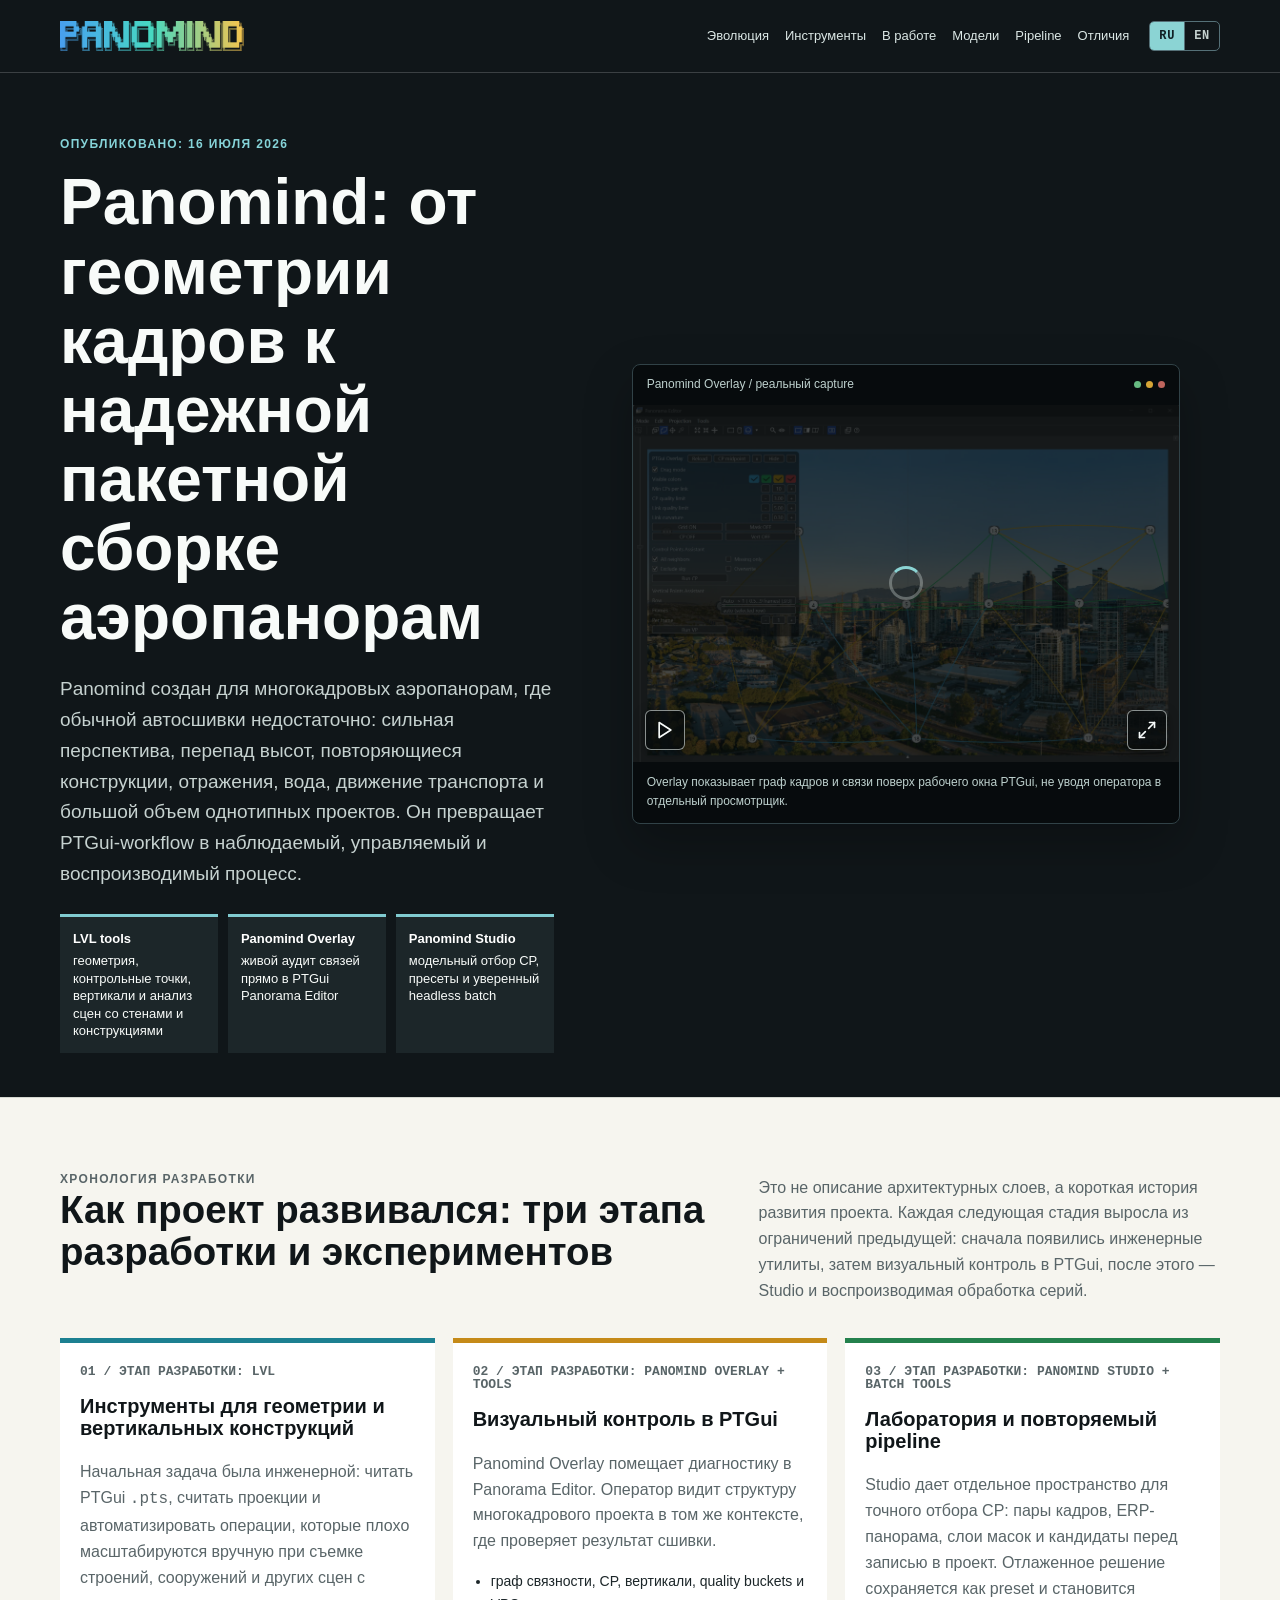
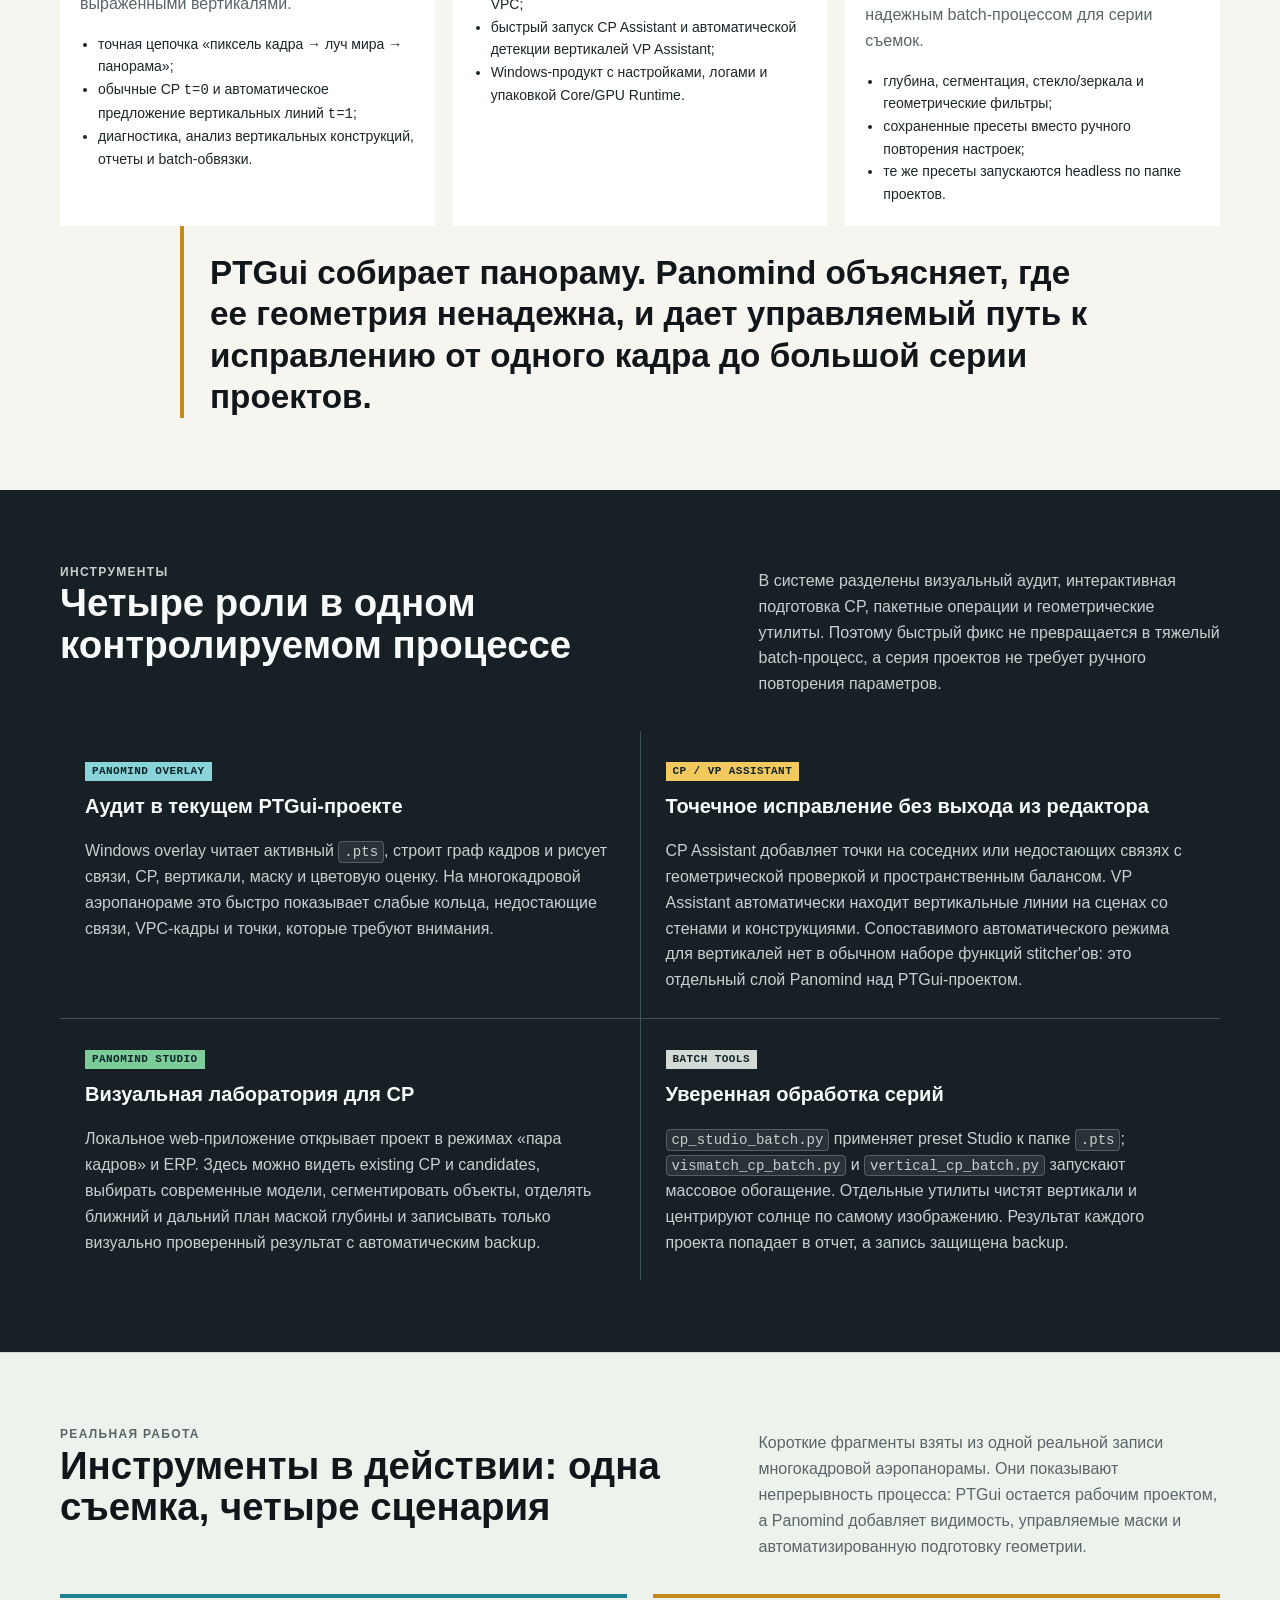
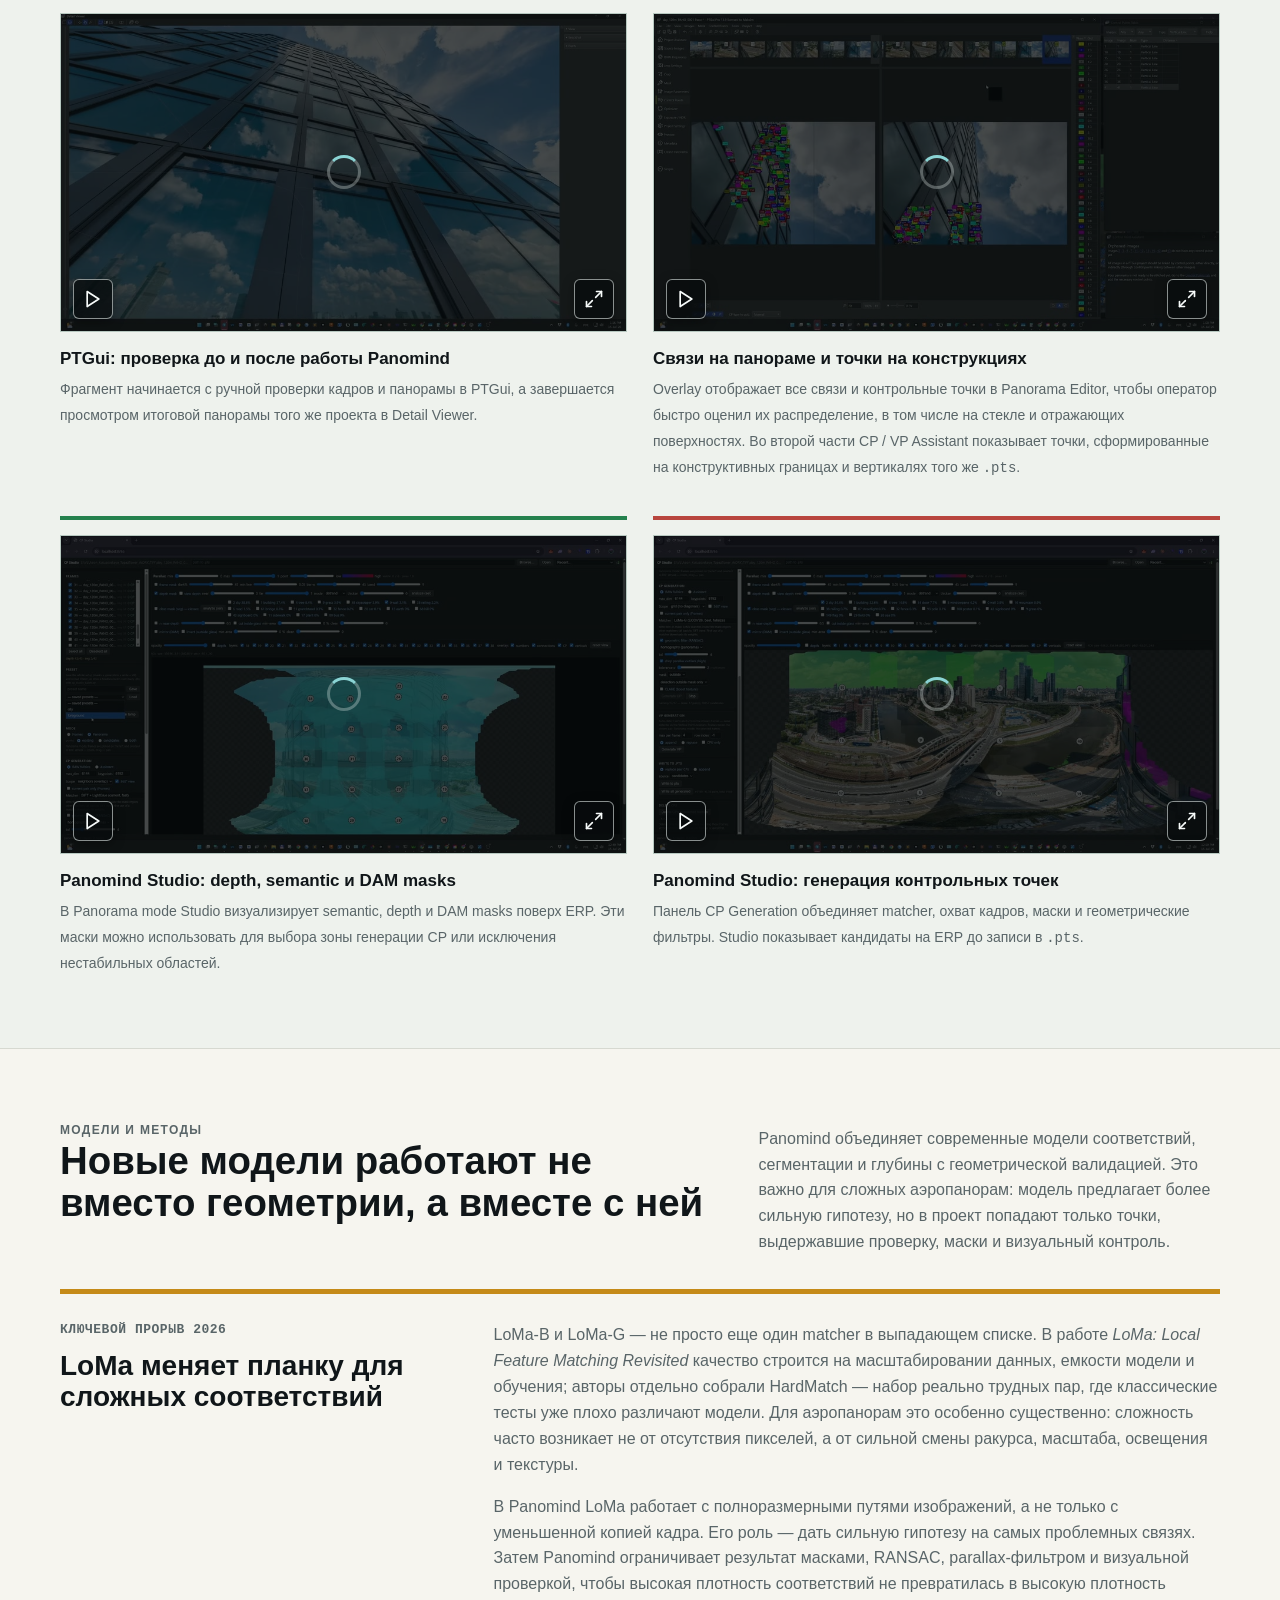
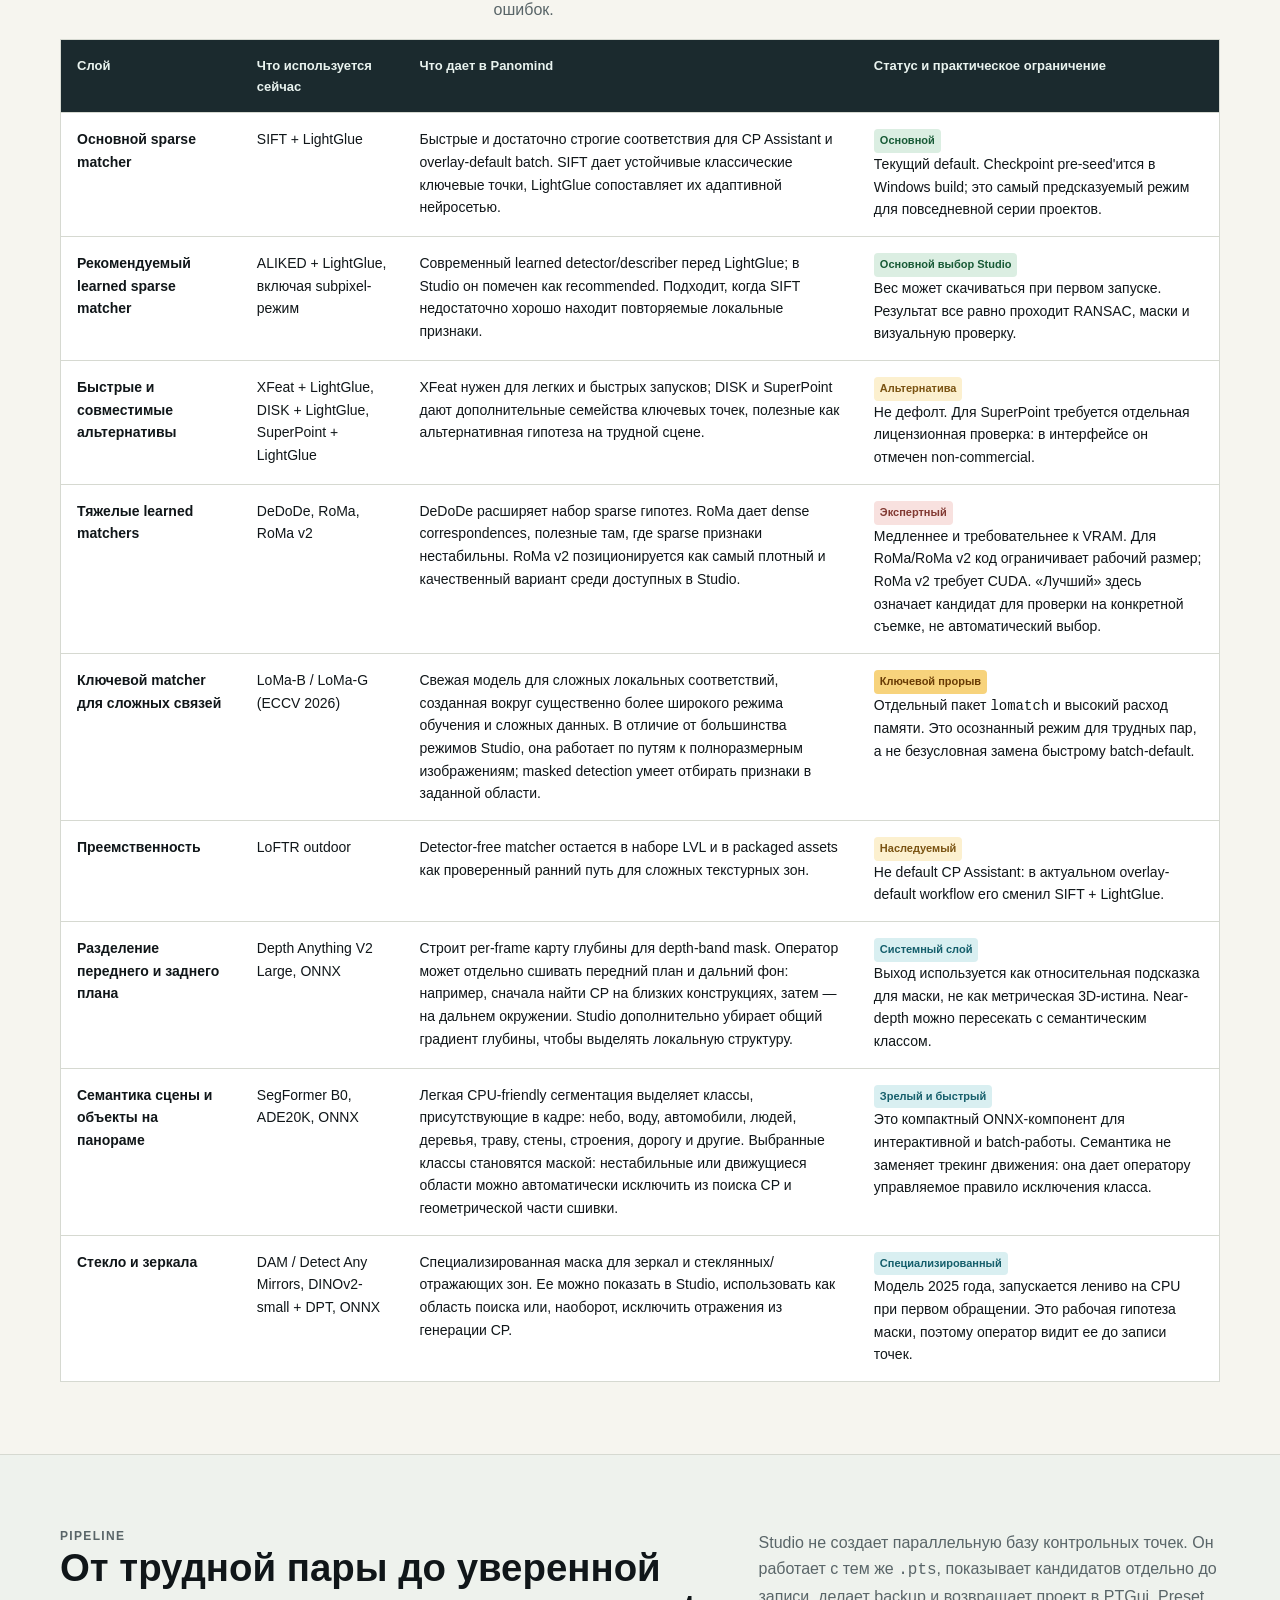
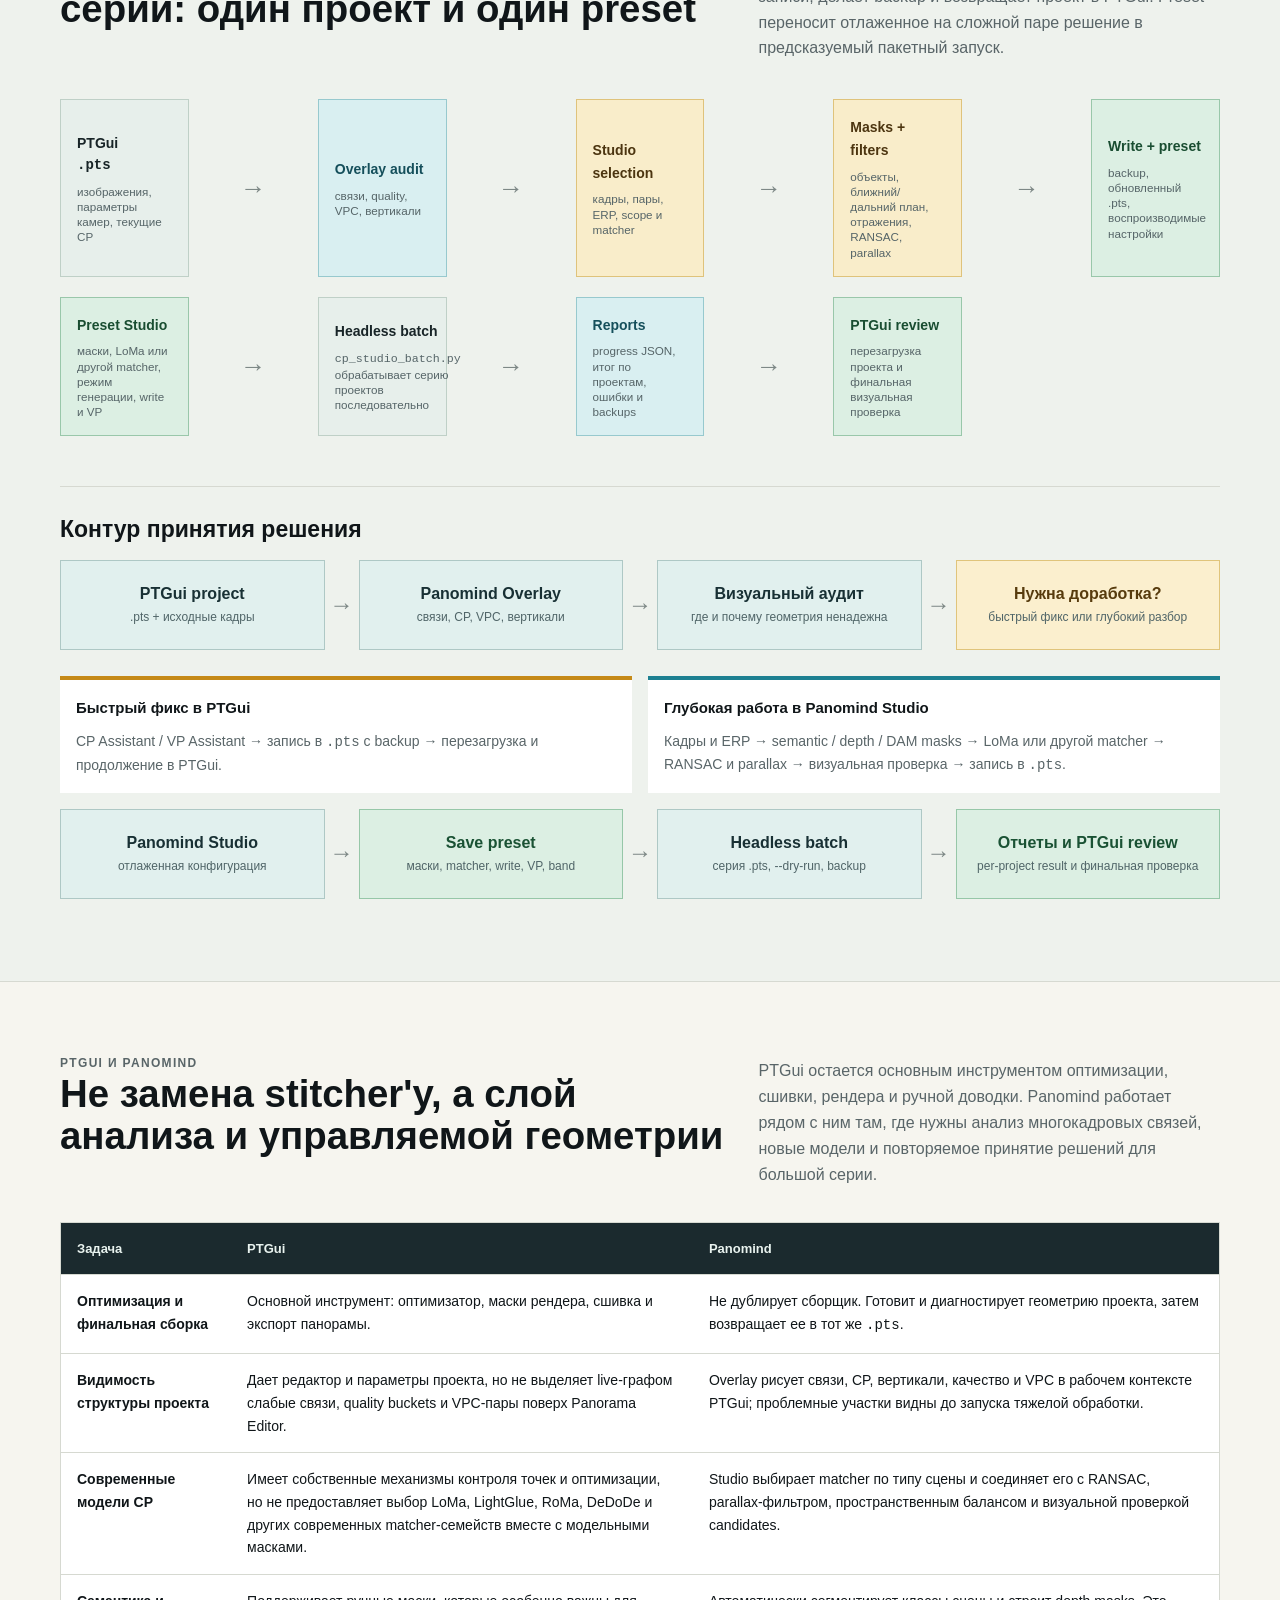
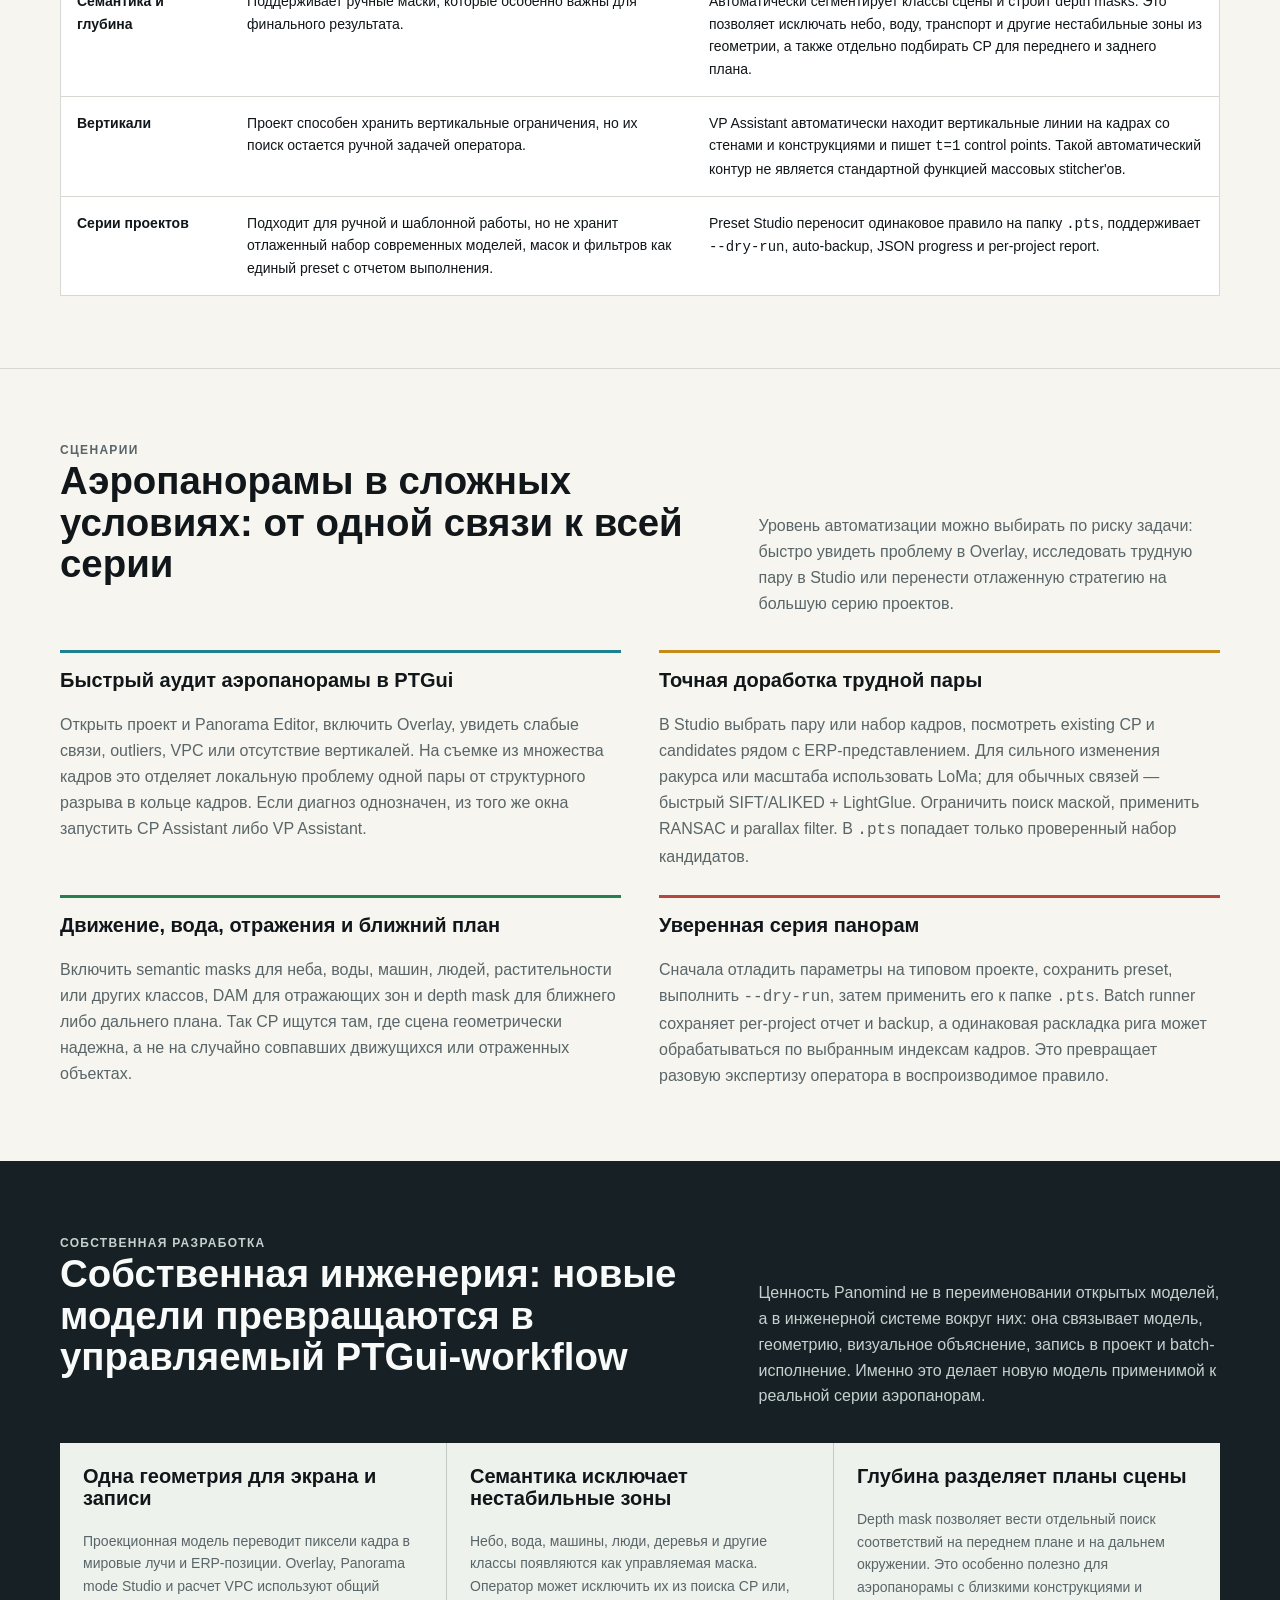
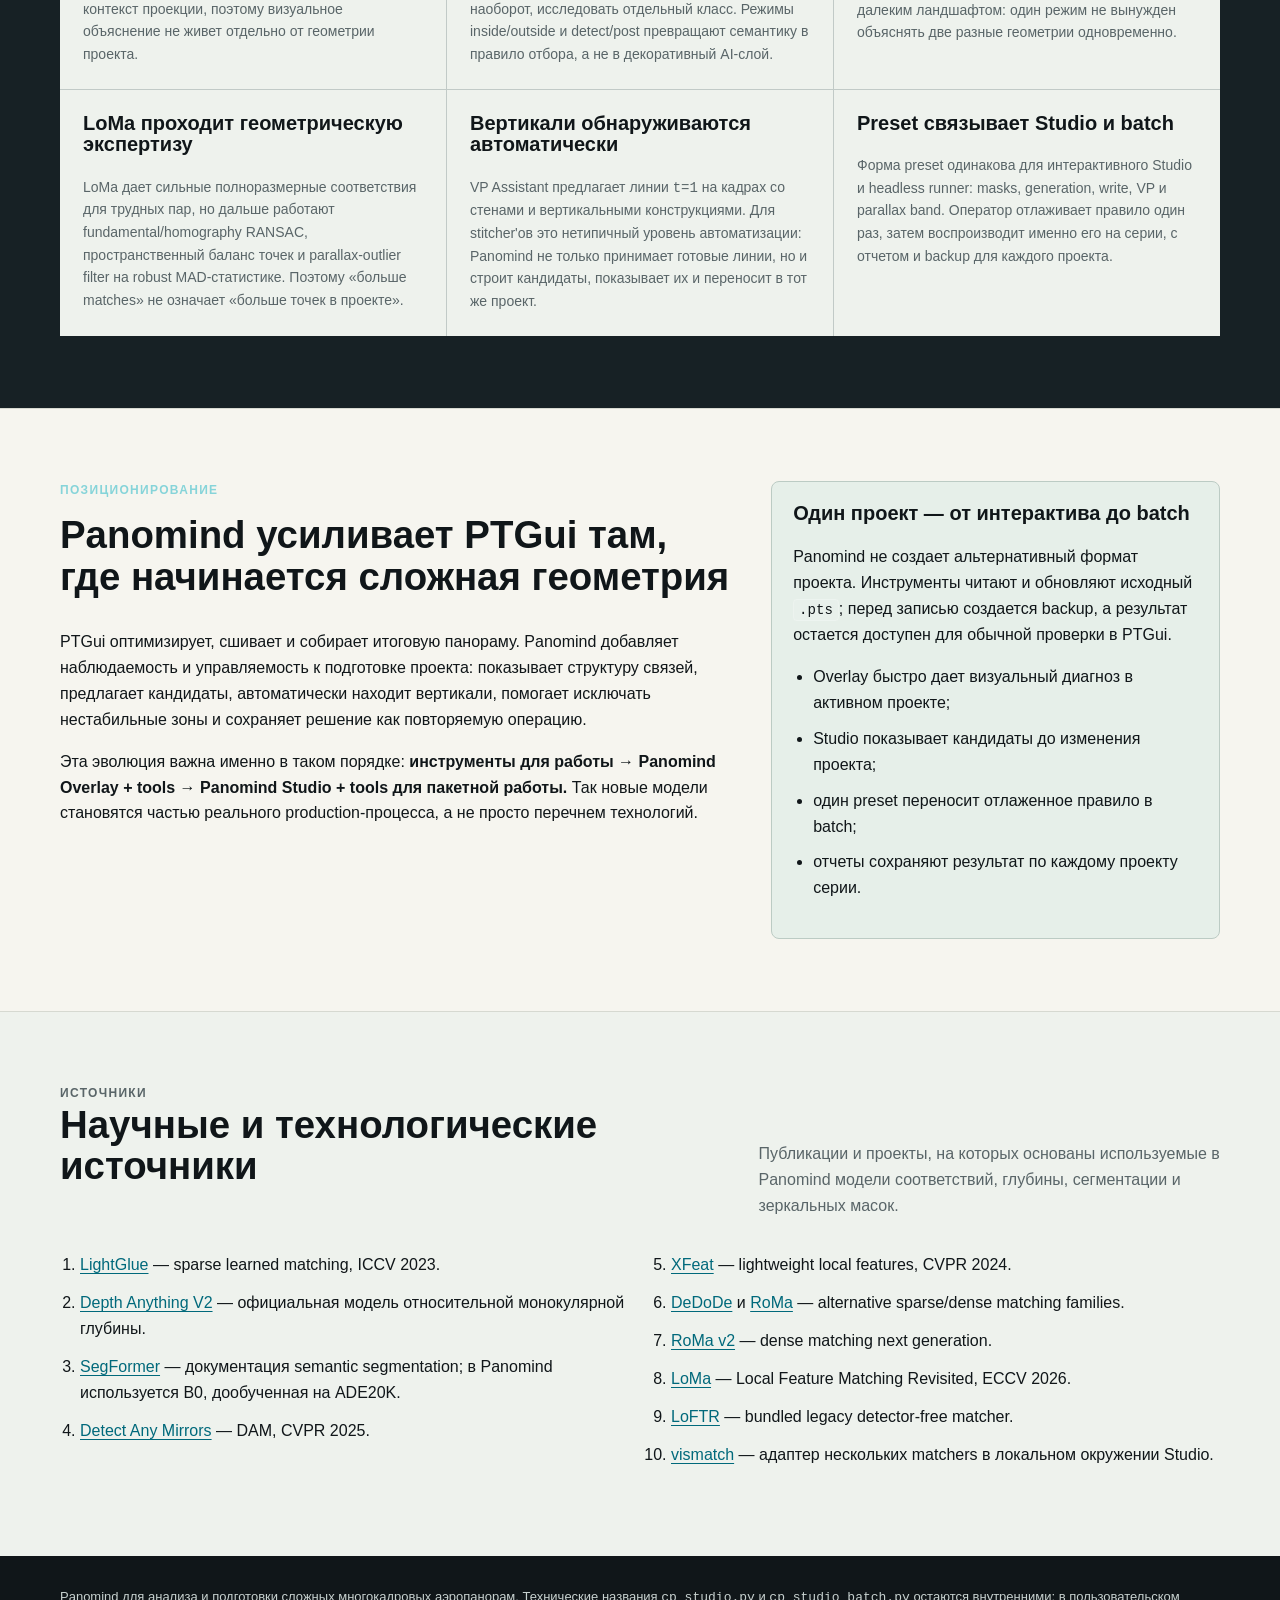
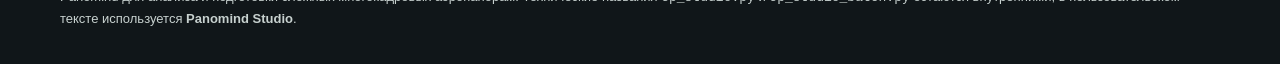
<file: panomind-evolution/ru/index.html>
<!doctype html>
<html lang="ru">
<head>
  <meta charset="utf-8">
  <meta name="viewport" content="width=device-width, initial-scale=1">
  <meta name="description" content="Panomind для многокадровых аэропанорам: геометрия, новые модели соответствий, детекция вертикалей и контролируемая пакетная обработка PTGui-проектов.">
  <title>Panomind: аэропанорамы, LoMa и контролируемый batch</title>
  <style>
    :root {
      --ink: #101619;
      --ink-soft: #1c2629;
      --paper: #f6f5ef;
      --paper-strong: #ffffff;
      --line: #d6d9d1;
      --muted: #596568;
      --cyan: #1c8091;
      --cyan-soft: #d9eff1;
      --gold: #c58a18;
      --gold-soft: #fcf0cf;
      --green: #24814d;
      --green-soft: #dbeee2;
      --red: #b8463e;
      --red-soft: #f8e1df;
      --max: 1160px;
    }

    * { box-sizing: border-box; }

    html { scroll-behavior: smooth; }

    body {
      margin: 0;
      color: var(--ink);
      background: var(--paper);
      font: 16px/1.62 Inter, "Segoe UI", Arial, sans-serif;
    }

    a { color: #00697b; text-underline-offset: 0.18em; }

    a:hover { color: #004a58; }

    .page-width {
      width: min(var(--max), calc(100% - 40px));
      margin: 0 auto;
    }

    .topbar {
      border-bottom: 1px solid rgba(255,255,255,.18);
      color: #f8fbf9;
      background: var(--ink);
    }

    .topbar__inside {
      display: flex;
      align-items: center;
      justify-content: space-between;
      gap: 20px;
      min-height: 72px;
    }

    .brand {
      display: inline-flex;
      align-items: center;
      min-width: 0;
    }

    .brand img { width: 184px; max-width: 50vw; height: auto; }

    .nav {
      display: flex;
      flex-wrap: wrap;
      justify-content: flex-end;
      gap: 16px;
      font-size: 13px;
    }

    .nav a { color: #dbe7e5; text-decoration: none; }

    .nav a:hover { color: #ffffff; }

    .topbar__controls {
      display: flex;
      align-items: center;
      justify-content: flex-end;
      gap: 20px;
    }

    .language-switch {
      display: inline-flex;
      overflow: hidden;
      border: 1px solid #557077;
      border-radius: 5px;
      font: 750 12px/1 ui-monospace, Consolas, monospace;
      letter-spacing: .06em;
    }

    .language-switch a {
      padding: 8px 9px;
      color: #c5d1cf;
      text-decoration: none;
    }

    .language-switch a + a { border-left: 1px solid #557077; }
    .language-switch a:hover { color: #ffffff; background: #2a3c41; }
    .language-switch a[aria-current="page"] { color: #102024; background: #8bd4d4; }

    .hero {
      color: #f8fbf9;
      background: var(--ink);
      padding: 62px 0 44px;
    }

    .hero__grid {
      display: grid;
      grid-template-columns: minmax(0, .88fr) minmax(0, 1.12fr);
      gap: 38px;
      align-items: center;
    }

    .eyebrow {
      margin: 0 0 14px;
      color: #86d4d9;
      font-size: 12px;
      font-weight: 750;
      letter-spacing: .11em;
      text-transform: uppercase;
    }

    h1, h2, h3, p { margin-top: 0; }

    h1, h2, h3 { line-height: 1.08; letter-spacing: 0; }

    h1 {
      max-width: 720px;
      margin-bottom: 22px;
      font-size: clamp(38px, 5vw, 68px);
      font-weight: 760;
    }

    h2 { font-size: clamp(28px, 3vw, 42px); }

    h3 { font-size: 20px; }

    .hero__lead {
      max-width: 660px;
      margin-bottom: 24px;
      color: #c6d2d0;
      font-size: 19px;
    }

    .hero__facts {
      display: grid;
      grid-template-columns: repeat(3, minmax(0, 1fr));
      gap: 10px;
      margin: 0;
      padding: 0;
      list-style: none;
    }

    .hero__facts li {
      min-height: 88px;
      padding: 13px;
      border-top: 3px solid #80cbd0;
      background: var(--ink-soft);
      font-size: 13px;
      line-height: 1.35;
    }

    .hero__facts strong { display: block; margin-bottom: 5px; color: #ffffff; }

    .hero-visual {
      overflow: hidden;
      border: 1px solid #314247;
      border-radius: 8px;
      background: #070b0d;
      box-shadow: 0 20px 48px rgba(0,0,0,.25);
    }

    .hero-visual__bar {
      display: flex;
      align-items: center;
      justify-content: space-between;
      gap: 12px;
      padding: 10px 14px;
      color: #bdd0cd;
      font-size: 12px;
    }

    .signal { display: inline-flex; gap: 5px; }
    .signal i { width: 7px; height: 7px; border-radius: 50%; background: #d6a536; }
    .signal i:first-child { background: #67bb82; }
    .signal i:last-child { background: #bf655d; }

    .hero-visual__media { aspect-ratio: 2292 / 1499; }
    .hero-visual__media video { display: block; width: 100%; height: 100%; object-fit: cover; background: #080c0d; }

    .hero-visual__caption {
      margin: 0;
      padding: 11px 14px;
      color: #bdd0cd;
      font-size: 12px;
    }

    .section { padding: 72px 0; border-top: 1px solid var(--line); }
    .section--dark { color: #f8fbf9; background: #172125; border-color: #172125; }
    .section--tint { background: #eef2ed; }

    .section__head {
      display: grid;
      grid-template-columns: minmax(0, .72fr) minmax(280px, .5fr);
      gap: 34px;
      align-items: end;
      margin-bottom: 34px;
    }

    .section__head p { margin: 0; color: var(--muted); }
    .section--dark .section__head p { color: #c5d1cf; }

    .timeline { display: grid; grid-template-columns: repeat(3, minmax(0, 1fr)); gap: 18px; }

    .timeline__item {
      position: relative;
      min-height: 292px;
      padding: 22px 20px 20px;
      border-top: 5px solid var(--cyan);
      background: var(--paper-strong);
    }

    .timeline__item:nth-child(2) { border-color: var(--gold); }
    .timeline__item:nth-child(3) { border-color: var(--green); }

    .timeline__number {
      display: block;
      margin-bottom: 18px;
      color: var(--muted);
      font: 700 13px/1 ui-monospace, Consolas, monospace;
    }

    .timeline__item p { color: var(--muted); }
    .timeline__item ul { margin: 0; padding-left: 18px; color: var(--ink-soft); font-size: 14px; }

    .statement {
      max-width: 920px;
      margin: 0 auto;
      padding: 26px 0 0 26px;
      border-left: 4px solid var(--gold);
      font-size: clamp(22px, 2.6vw, 34px);
      font-weight: 650;
      line-height: 1.25;
    }

    .tool-grid { display: grid; grid-template-columns: repeat(2, minmax(0, 1fr)); gap: 1px; background: #405155; }

    .tool {
      padding: 25px;
      background: #172125;
    }

    .tool__tag {
      display: inline-block;
      margin-bottom: 15px;
      padding: 4px 7px;
      color: #0d2429;
      background: #88d4d9;
      font: 700 11px/1 ui-monospace, Consolas, monospace;
      letter-spacing: .04em;
      text-transform: uppercase;
    }

    .tool:nth-child(2) .tool__tag { background: #f2c85f; }
    .tool:nth-child(3) .tool__tag { background: #7dcd9a; }
    .tool:nth-child(4) .tool__tag { background: #d5d9d5; }

    .tool p { margin-bottom: 0; color: #c5d1cf; }

    .tool code, .note code {
      padding: .12em .35em;
      border: 1px solid rgba(255,255,255,.22);
      border-radius: 4px;
      color: inherit;
      background: rgba(255,255,255,.08);
      font-family: ui-monospace, Consolas, monospace;
      font-size: .88em;
    }

    .demo-grid {
      display: grid;
      grid-template-columns: repeat(2, minmax(0, 1fr));
      gap: 36px 26px;
    }

    .demo {
      margin: 0;
      padding-top: 15px;
      border-top: 4px solid var(--cyan);
    }

    .demo:nth-child(2) { border-color: var(--gold); }
    .demo:nth-child(3) { border-color: var(--green); }
    .demo:nth-child(4) { border-color: var(--red); }

    .demo__visual {
      position: relative;
      overflow: hidden;
      border: 1px solid #b7c8c0;
      aspect-ratio: 16 / 9;
      background: #080c0d;
    }

    .demo video { display: block; width: 100%; height: 100%; object-fit: cover; background: #080c0d; }
    .demo figcaption { margin-top: 13px; }
    .demo figcaption strong { display: block; margin-bottom: 4px; font-size: 17px; }
    .demo figcaption span { color: var(--muted); font-size: 14px; }

    .media-player { position: relative; overflow: hidden; background: #080c0d; }

    .media-player__loader {
      position: absolute;
      z-index: 2;
      inset: 0;
      display: grid;
      place-items: center;
      color: #eef7f5;
      background: rgba(8, 12, 13, .74);
      transition: opacity 180ms ease, visibility 180ms ease;
      pointer-events: none;
    }

    .media-player.is-ready .media-player__loader { opacity: 0; visibility: hidden; }

    .media-player__spinner {
      width: 34px;
      height: 34px;
      border: 3px solid rgba(238,247,245,.3);
      border-top-color: #8bd4d4;
      border-radius: 50%;
      animation: media-spin .75s linear infinite;
    }

    @keyframes media-spin { to { transform: rotate(360deg); } }

    .media-player__controls {
      position: absolute;
      z-index: 3;
      right: 12px;
      bottom: 12px;
      left: 12px;
      display: flex;
      align-items: center;
      justify-content: space-between;
      opacity: 0;
      transform: translateY(6px);
      transition: opacity 160ms ease, transform 160ms ease;
      pointer-events: none;
    }

    .media-player:hover .media-player__controls,
    .media-player:focus-within .media-player__controls,
    .media-player.is-paused .media-player__controls,
    .media-player:fullscreen .media-player__controls {
      opacity: 1;
      transform: translateY(0);
    }

    .media-player__button {
      display: grid;
      width: 40px;
      height: 40px;
      padding: 0;
      place-items: center;
      border: 1px solid rgba(238,247,245,.56);
      border-radius: 6px;
      color: #f7fbfa;
      background: rgba(8, 12, 13, .78);
      box-shadow: 0 3px 12px rgba(0,0,0,.35);
      cursor: pointer;
      pointer-events: auto;
    }

    .media-player__button:hover { background: rgba(17, 41, 45, .94); }
    .media-player__button:focus-visible { outline: 3px solid #8bd4d4; outline-offset: 2px; }
    .media-player__icon { width: 20px; height: 20px; fill: none; stroke: currentColor; stroke-linecap: round; stroke-linejoin: round; stroke-width: 2; }
    .media-player__icon--pause { display: block; }
    .media-player__icon--play { display: none; }
    .media-player.is-paused .media-player__icon--pause { display: none; }
    .media-player.is-paused .media-player__icon--play { display: block; }

    .media-player:fullscreen {
      display: grid;
      width: 100vw;
      height: 100vh;
      aspect-ratio: auto;
      place-items: center;
      background: #000000;
    }

    .media-player:fullscreen video {
      width: auto;
      height: auto;
      max-width: 100%;
      max-height: 100%;
      object-fit: contain;
    }

    .sr-only {
      position: absolute;
      width: 1px;
      height: 1px;
      padding: 0;
      margin: -1px;
      overflow: hidden;
      clip: rect(0, 0, 0, 0);
      white-space: nowrap;
      border: 0;
    }

    @media (hover: none) {
      .media-player__controls { opacity: 1; transform: translateY(0); }
    }

    .table-wrap { overflow-x: auto; border: 1px solid var(--line); background: var(--paper-strong); }

    table { width: 100%; min-width: 820px; border-collapse: collapse; }
    th, td { padding: 15px 16px; vertical-align: top; text-align: left; border-bottom: 1px solid var(--line); }
    th { color: #e9f3ef; background: #1b2a2e; font-size: 13px; }
    td { font-size: 14px; }
    tr:last-child td { border-bottom: 0; }
    td strong { display: block; margin-bottom: 3px; }

    .status { display: inline-block; padding: 3px 6px; border-radius: 4px; font-weight: 700; font-size: 11px; white-space: nowrap; }
    .status--core { color: #185a36; background: var(--green-soft); }
    .status--alt { color: #7a5312; background: var(--gold-soft); }
    .status--expert { color: #813932; background: var(--red-soft); }
    .status--system { color: #155e6b; background: var(--cyan-soft); }
    .status--breakthrough { color: #683b05; background: #f7d37c; }

    .note p:last-child { margin-bottom: 0; }

    .pipeline { display: grid; grid-template-columns: repeat(9, minmax(80px, 1fr)); gap: 0; align-items: stretch; overflow-x: auto; padding: 4px 0 16px; }

    .pipe-step {
      display: grid;
      align-content: center;
      min-height: 126px;
      padding: 16px;
      color: #182427;
      background: #e7efeb;
      border: 1px solid #bfd0c7;
      font-weight: 700;
      font-size: 14px;
    }

    .pipe-step small { display: block; margin-top: 7px; color: #566568; font-weight: 400; line-height: 1.3; }
    .pipe-step--select { color: #4c3510; background: #f9edca; border-color: #dfc37b; }
    .pipe-step--write { color: #194d31; background: #dcefe3; border-color: #99c7aa; }
    .pipe-step--review { color: #154f5b; background: #d9eff1; border-color: #97c9ce; }

    .pipe-arrow { display: grid; place-items: center; min-width: 38px; color: #7d8886; font-size: 26px; }

    .workflow-schema {
      margin-top: 34px;
      padding-top: 30px;
      border-top: 1px solid var(--line);
    }

    .workflow-schema h3 { margin-bottom: 18px; font-size: 23px; }

    .workflow-line {
      display: flex;
      align-items: stretch;
      overflow-x: auto;
      padding-bottom: 10px;
    }

    .workflow-node {
      display: grid;
      align-content: center;
      flex: 1 0 150px;
      min-height: 90px;
      padding: 14px;
      color: #183034;
      border: 1px solid #aec8c5;
      background: #e1f0ee;
      font-weight: 750;
      line-height: 1.3;
      text-align: center;
    }

    .workflow-node small { display: block; margin-top: 5px; color: #506568; font-weight: 400; font-size: 12px; }
    .workflow-node--decision { color: #573b0d; border-color: #e0c47b; background: #fbefce; }
    .workflow-node--write { color: #1a5234; border-color: #96c7a8; background: #dcefe3; }
    .workflow-arrow { display: grid; place-items: center; flex: 0 0 34px; color: #7d8886; font-size: 24px; }

    .workflow-branches {
      display: grid;
      grid-template-columns: minmax(0, 1fr) minmax(0, 1fr);
      gap: 16px;
      margin-top: 16px;
    }

    .workflow-branch {
      padding: 16px;
      border-top: 4px solid var(--gold);
      background: var(--paper-strong);
    }

    .workflow-branch--studio { border-color: var(--cyan); }
    .workflow-branch h4 { margin: 0 0 10px; font-size: 15px; }
    .workflow-branch p { margin: 0; color: var(--muted); font-size: 14px; }

    .scenario-grid { display: grid; grid-template-columns: repeat(2, minmax(0, 1fr)); gap: 26px 38px; }

    .scenario { padding-top: 17px; border-top: 3px solid var(--cyan); }
    .scenario:nth-child(2) { border-color: var(--gold); }
    .scenario:nth-child(3) { border-color: var(--green); }
    .scenario:nth-child(4) { border-color: var(--red); }
    .scenario p { margin-bottom: 0; color: var(--muted); }

    .unique-grid { display: grid; grid-template-columns: repeat(3, minmax(0, 1fr)); gap: 1px; background: #c1cac7; }

    .unique {
      padding: 23px;
      color: var(--ink);
      background: #eef2ed;
    }

    .unique h3 { color: var(--ink); }
    .unique p { margin-bottom: 0; color: var(--muted); font-size: 14px; }

    .breakthrough {
      display: grid;
      grid-template-columns: minmax(260px, .55fr) minmax(0, 1fr);
      gap: 34px;
      padding: 28px 0 0;
      border-top: 5px solid var(--gold);
    }

    .breakthrough__label {
      color: #754d09;
      font: 750 13px/1.25 ui-monospace, Consolas, monospace;
      letter-spacing: .04em;
      text-transform: uppercase;
    }

    .breakthrough h3 { margin-bottom: 10px; font-size: 28px; }
    .breakthrough p { color: var(--muted); }

    .split { display: grid; grid-template-columns: minmax(0, .9fr) minmax(280px, .6fr); gap: 38px; align-items: start; }
    .split ul { padding-left: 20px; }
    .split li { margin-bottom: 10px; }

    .note { padding: 21px; border: 1px solid #bccbc4; border-radius: 8px; background: #e6efe9; }

    .source-list { columns: 2; gap: 42px; padding-left: 20px; }
    .source-list li { break-inside: avoid; margin-bottom: 12px; }

    .footer { padding: 30px 0 45px; color: #c7d1cf; background: var(--ink); font-size: 13px; }
    .footer p { margin: 0; }
    .footer a { color: #96d9dc; }

    @media (max-width: 850px) {
      .hero { padding-top: 42px; }
      .hero__grid, .section__head, .split { grid-template-columns: 1fr; }
      .breakthrough { grid-template-columns: 1fr; }
      .hero__facts, .timeline, .unique-grid { grid-template-columns: 1fr; }
      .tool-grid, .scenario-grid, .demo-grid { grid-template-columns: 1fr; }
      .workflow-branches { grid-template-columns: 1fr; }
      .source-list { columns: 1; }
      .nav { display: none; }
      .topbar__controls { gap: 0; }
      .timeline__item { min-height: 0; }
    }

    @media (max-width: 520px) {
      .page-width { width: min(100% - 28px, var(--max)); }
      .topbar__inside { min-height: 60px; }
      .brand img { width: 160px; }
      .section { padding: 52px 0; }
      h1 { font-size: 40px; }
      .hero__lead { font-size: 17px; }
    }
  </style>
</head>
<body>
  <header class="topbar">
    <div class="page-width topbar__inside">
      <a class="brand" href="../../" aria-label="Panomind">
        <img src="../../assets/panomind-wordmark.png" alt="Panomind">
      </a>
      <div class="topbar__controls">
        <nav class="nav" aria-label="Разделы статьи">
          <a href="#evolution">Эволюция</a>
          <a href="#tools">Инструменты</a>
          <a href="#in-action">В работе</a>
          <a href="#models">Модели</a>
          <a href="#pipeline">Pipeline</a>
          <a href="#difference">Отличия</a>
        </nav>
        <div class="language-switch" aria-label="Язык статьи">
          <a href="./" lang="ru" aria-current="page">RU</a>
          <a href="../" lang="en">EN</a>
        </div>
      </div>
    </div>
  </header>

  <main id="top">
    <section class="hero">
      <div class="page-width hero__grid">
        <div>
          <p class="eyebrow">Опубликовано: 16 июля 2026</p>
          <h1>Panomind: от геометрии кадров к надежной пакетной сборке аэропанорам</h1>
          <p class="hero__lead">Panomind создан для многокадровых аэропанорам, где обычной автосшивки недостаточно: сильная перспектива, перепад высот, повторяющиеся конструкции, отражения, вода, движение транспорта и большой объем однотипных проектов. Он превращает PTGui-workflow в наблюдаемый, управляемый и воспроизводимый процесс.</p>
          <ul class="hero__facts" aria-label="Три этапа развития продукта">
            <li><strong>LVL tools</strong>геометрия, контрольные точки, вертикали и анализ сцен со стенами и конструкциями</li>
            <li><strong>Panomind Overlay</strong>живой аудит связей прямо в PTGui Panorama Editor</li>
            <li><strong>Panomind Studio</strong>модельный отбор CP, пресеты и уверенный headless batch</li>
          </ul>
        </div>
        <figure class="hero-visual">
          <div class="hero-visual__bar">
            <span>Panomind Overlay / реальный capture</span>
            <span class="signal" aria-label="Статус capture"><i></i><i></i><i></i></span>
          </div>
          <div class="hero-visual__media media-player" data-media-player>
            <video autoplay muted loop playsinline preload="auto" poster="../assets/panomind-overlay-hero-loop.webp" data-full-src="../assets/panomind-overlay-hero-loop-full.mp4" aria-label="Анимация Panomind Overlay поверх PTGui Panorama Editor">
              <source src="../assets/panomind-overlay-hero-loop.mp4" type="video/mp4">
            </video>
          </div>
          <figcaption class="hero-visual__caption">Overlay показывает граф кадров и связи поверх рабочего окна PTGui, не уводя оператора в отдельный просмотрщик.</figcaption>
        </figure>
      </div>
    </section>

    <section class="section" id="evolution">
      <div class="page-width">
        <div class="section__head">
          <div>
            <p class="eyebrow">Хронология разработки</p>
            <h2>Как проект развивался: три этапа разработки и экспериментов</h2>
          </div>
          <p>Это не описание архитектурных слоев, а короткая история развития проекта. Каждая следующая стадия выросла из ограничений предыдущей: сначала появились инженерные утилиты, затем визуальный контроль в PTGui, после этого — Studio и воспроизводимая обработка серий.</p>
        </div>
        <div class="timeline">
          <article class="timeline__item">
            <span class="timeline__number">01 / ЭТАП РАЗРАБОТКИ: LVL</span>
            <h3>Инструменты для геометрии и вертикальных конструкций</h3>
            <p>Начальная задача была инженерной: читать PTGui <code>.pts</code>, считать проекции и автоматизировать операции, которые плохо масштабируются вручную при съемке строений, сооружений и других сцен с выраженными вертикалями.</p>
            <ul>
              <li>точная цепочка «пиксель кадра → луч мира → панорама»;</li>
              <li>обычные CP <code>t=0</code> и автоматическое предложение вертикальных линий <code>t=1</code>;</li>
              <li>диагностика, анализ вертикальных конструкций, отчеты и batch-обвязки.</li>
            </ul>
          </article>
          <article class="timeline__item">
            <span class="timeline__number">02 / ЭТАП РАЗРАБОТКИ: PANOMIND OVERLAY + TOOLS</span>
            <h3>Визуальный контроль в PTGui</h3>
            <p>Panomind Overlay помещает диагностику в Panorama Editor. Оператор видит структуру многокадрового проекта в том же контексте, где проверяет результат сшивки.</p>
            <ul>
              <li>граф связности, CP, вертикали, quality buckets и VPC;</li>
              <li>быстрый запуск CP Assistant и автоматической детекции вертикалей VP Assistant;</li>
              <li>Windows-продукт с настройками, логами и упаковкой Core/GPU Runtime.</li>
            </ul>
          </article>
          <article class="timeline__item">
            <span class="timeline__number">03 / ЭТАП РАЗРАБОТКИ: PANOMIND STUDIO + BATCH TOOLS</span>
            <h3>Лаборатория и повторяемый pipeline</h3>
            <p>Studio дает отдельное пространство для точного отбора CP: пары кадров, ERP-панорама, слои масок и кандидаты перед записью в проект. Отлаженное решение сохраняется как preset и становится надежным batch-процессом для серии съемок.</p>
            <ul>
              <li>глубина, сегментация, стекло/зеркала и геометрические фильтры;</li>
              <li>сохраненные пресеты вместо ручного повторения настроек;</li>
              <li>те же пресеты запускаются headless по папке проектов.</li>
            </ul>
          </article>
        </div>
        <p class="statement">PTGui собирает панораму. Panomind объясняет, где ее геометрия ненадежна, и дает управляемый путь к исправлению от одного кадра до большой серии проектов.</p>
      </div>
    </section>

    <section class="section section--dark" id="tools">
      <div class="page-width">
        <div class="section__head">
          <div>
            <p class="eyebrow">Инструменты</p>
            <h2>Четыре роли в одном контролируемом процессе</h2>
          </div>
          <p>В системе разделены визуальный аудит, интерактивная подготовка CP, пакетные операции и геометрические утилиты. Поэтому быстрый фикс не превращается в тяжелый batch-процесс, а серия проектов не требует ручного повторения параметров.</p>
        </div>
        <div class="tool-grid">
          <article class="tool">
            <span class="tool__tag">Panomind Overlay</span>
            <h3>Аудит в текущем PTGui-проекте</h3>
            <p>Windows overlay читает активный <code>.pts</code>, строит граф кадров и рисует связи, CP, вертикали, маску и цветовую оценку. На многокадровой аэропанораме это быстро показывает слабые кольца, недостающие связи, VPC-кадры и точки, которые требуют внимания.</p>
          </article>
          <article class="tool">
            <span class="tool__tag">CP / VP Assistant</span>
            <h3>Точечное исправление без выхода из редактора</h3>
            <p>CP Assistant добавляет точки на соседних или недостающих связях с геометрической проверкой и пространственным балансом. VP Assistant автоматически находит вертикальные линии на сценах со стенами и конструкциями. Сопоставимого автоматического режима для вертикалей нет в обычном наборе функций stitcher'ов: это отдельный слой Panomind над PTGui-проектом.</p>
          </article>
          <article class="tool">
            <span class="tool__tag">Panomind Studio</span>
            <h3>Визуальная лаборатория для CP</h3>
            <p>Локальное web-приложение открывает проект в режимах «пара кадров» и ERP. Здесь можно видеть existing CP и candidates, выбирать современные модели, сегментировать объекты, отделять ближний и дальний план маской глубины и записывать только визуально проверенный результат с автоматическим backup.</p>
          </article>
          <article class="tool">
            <span class="tool__tag">Batch tools</span>
            <h3>Уверенная обработка серий</h3>
            <p><code>cp_studio_batch.py</code> применяет preset Studio к папке <code>.pts</code>; <code>vismatch_cp_batch.py</code> и <code>vertical_cp_batch.py</code> запускают массовое обогащение. Отдельные утилиты чистят вертикали и центрируют солнце по самому изображению. Результат каждого проекта попадает в отчет, а запись защищена backup.</p>
          </article>
        </div>
      </div>
    </section>

    <section class="section section--tint" id="in-action">
      <div class="page-width">
        <div class="section__head">
          <div>
            <p class="eyebrow">Реальная работа</p>
            <h2>Инструменты в действии: одна съемка, четыре сценария</h2>
          </div>
          <p>Короткие фрагменты взяты из одной реальной записи многокадровой аэропанорамы. Они показывают непрерывность процесса: PTGui остается рабочим проектом, а Panomind добавляет видимость, управляемые маски и автоматизированную подготовку геометрии.</p>
        </div>
        <div class="demo-grid">
          <figure class="demo">
            <div class="demo__visual media-player" data-media-player>
              <video autoplay muted loop playsinline preload="auto" poster="../assets/panomind-ptgui-standard-flow-poster.jpg" data-full-src="../assets/panomind-ptgui-standard-flow-full.mp4" aria-label="Ручная работа с панорамой в PTGui">
                <source src="../assets/panomind-ptgui-standard-flow.mp4" type="video/mp4">
              </video>
            </div>
            <figcaption>
              <strong>PTGui: проверка до и после работы Panomind</strong>
              <span>Фрагмент начинается с ручной проверки кадров и панорамы в PTGui, а завершается просмотром итоговой панорамы того же проекта в Detail Viewer.</span>
            </figcaption>
          </figure>
          <figure class="demo">
            <div class="demo__visual media-player" data-media-player>
              <video autoplay muted loop playsinline preload="auto" poster="../assets/panomind-overlay-to-cp-vp-verified-poster.jpg" data-full-src="../assets/panomind-overlay-to-cp-vp-verified-full.mp4" aria-label="Panomind Overlay и CP VP Assistant: связи на панораме и точки на конструкциях">
                <source src="../assets/panomind-overlay-to-cp-vp-verified.mp4" type="video/mp4">
              </video>
            </div>
            <figcaption>
              <strong>Связи на панораме и точки на конструкциях</strong>
              <span>Overlay отображает все связи и контрольные точки в Panorama Editor, чтобы оператор быстро оценил их распределение, в том числе на стекле и отражающих поверхностях. Во второй части CP / VP Assistant показывает точки, сформированные на конструктивных границах и вертикалях того же <code>.pts</code>.</span>
            </figcaption>
          </figure>
          <figure class="demo">
            <div class="demo__visual media-player" data-media-player>
              <video autoplay muted loop playsinline preload="auto" poster="../assets/panomind-studio-depth-dam-masks-poster.jpg" data-full-src="../assets/panomind-studio-depth-dam-masks-full.mp4" aria-label="Panomind Studio с depth и DAM масками на панораме">
                <source src="../assets/panomind-studio-depth-dam-masks.mp4" type="video/mp4">
              </video>
            </div>
            <figcaption>
              <strong>Panomind Studio: depth, semantic и DAM masks</strong>
              <span>В Panorama mode Studio визуализирует semantic, depth и DAM masks поверх ERP. Эти маски можно использовать для выбора зоны генерации CP или исключения нестабильных областей.</span>
            </figcaption>
          </figure>
          <figure class="demo">
            <div class="demo__visual media-player" data-media-player>
              <video autoplay muted loop playsinline preload="auto" poster="../assets/panomind-studio-cp-generation-poster.jpg" data-full-src="../assets/panomind-studio-cp-generation-full.mp4" aria-label="Panomind Studio: генерация контрольных точек на аэропанораме">
                <source src="../assets/panomind-studio-cp-generation.mp4" type="video/mp4">
              </video>
            </div>
            <figcaption>
              <strong>Panomind Studio: генерация контрольных точек</strong>
              <span>Панель CP Generation объединяет matcher, охват кадров, маски и геометрические фильтры. Studio показывает кандидаты на ERP до записи в <code>.pts</code>.</span>
            </figcaption>
          </figure>
        </div>
      </div>
    </section>

    <section class="section" id="models">
      <div class="page-width">
        <div class="section__head">
          <div>
            <p class="eyebrow">Модели и методы</p>
            <h2>Новые модели работают не вместо геометрии, а вместе с ней</h2>
          </div>
          <p>Panomind объединяет современные модели соответствий, сегментации и глубины с геометрической валидацией. Это важно для сложных аэропанорам: модель предлагает более сильную гипотезу, но в проект попадают только точки, выдержавшие проверку, маски и визуальный контроль.</p>
        </div>

        <div class="breakthrough">
          <div>
            <p class="breakthrough__label">Ключевой прорыв 2026</p>
            <h3>LoMa меняет планку для сложных соответствий</h3>
          </div>
          <div>
            <p>LoMa-B и LoMa-G — не просто еще один matcher в выпадающем списке. В работе <em>LoMa: Local Feature Matching Revisited</em> качество строится на масштабировании данных, емкости модели и обучения; авторы отдельно собрали HardMatch — набор реально трудных пар, где классические тесты уже плохо различают модели. Для аэропанорам это особенно существенно: сложность часто возникает не от отсутствия пикселей, а от сильной смены ракурса, масштаба, освещения и текстуры.</p>
            <p>В Panomind LoMa работает с полноразмерными путями изображений, а не только с уменьшенной копией кадра. Его роль — дать сильную гипотезу на самых проблемных связях. Затем Panomind ограничивает результат масками, RANSAC, parallax-фильтром и визуальной проверкой, чтобы высокая плотность соответствий не превратилась в высокую плотность ошибок.</p>
          </div>
        </div>

        <div class="table-wrap">
          <table>
            <thead>
              <tr>
                <th>Слой</th>
                <th>Что используется сейчас</th>
                <th>Что дает в Panomind</th>
                <th>Статус и практическое ограничение</th>
              </tr>
            </thead>
            <tbody>
              <tr>
                <td><strong>Основной sparse matcher</strong></td>
                <td>SIFT + LightGlue</td>
                <td>Быстрые и достаточно строгие соответствия для CP Assistant и overlay-default batch. SIFT дает устойчивые классические ключевые точки, LightGlue сопоставляет их адаптивной нейросетью.</td>
                <td><span class="status status--core">Основной</span><br>Текущий default. Checkpoint pre-seed'ится в Windows build; это самый предсказуемый режим для повседневной серии проектов.</td>
              </tr>
              <tr>
                <td><strong>Рекомендуемый learned sparse matcher</strong></td>
                <td>ALIKED + LightGlue, включая subpixel-режим</td>
                <td>Современный learned detector/describer перед LightGlue; в Studio он помечен как recommended. Подходит, когда SIFT недостаточно хорошо находит повторяемые локальные признаки.</td>
                <td><span class="status status--core">Основной выбор Studio</span><br>Вес может скачиваться при первом запуске. Результат все равно проходит RANSAC, маски и визуальную проверку.</td>
              </tr>
              <tr>
                <td><strong>Быстрые и совместимые альтернативы</strong></td>
                <td>XFeat + LightGlue, DISK + LightGlue, SuperPoint + LightGlue</td>
                <td>XFeat нужен для легких и быстрых запусков; DISK и SuperPoint дают дополнительные семейства ключевых точек, полезные как альтернативная гипотеза на трудной сцене.</td>
                <td><span class="status status--alt">Альтернатива</span><br>Не дефолт. Для SuperPoint требуется отдельная лицензионная проверка: в интерфейсе он отмечен non-commercial.</td>
              </tr>
              <tr>
                <td><strong>Тяжелые learned matchers</strong></td>
                <td>DeDoDe, RoMa, RoMa v2</td>
                <td>DeDoDe расширяет набор sparse гипотез. RoMa дает dense correspondences, полезные там, где sparse признаки нестабильны. RoMa v2 позиционируется как самый плотный и качественный вариант среди доступных в Studio.</td>
                <td><span class="status status--expert">Экспертный</span><br>Медленнее и требовательнее к VRAM. Для RoMa/RoMa v2 код ограничивает рабочий размер; RoMa v2 требует CUDA. «Лучший» здесь означает кандидат для проверки на конкретной съемке, не автоматический выбор.</td>
              </tr>
              <tr>
                <td><strong>Ключевой matcher для сложных связей</strong></td>
                <td>LoMa-B / LoMa-G (ECCV 2026)</td>
                <td>Свежая модель для сложных локальных соответствий, созданная вокруг существенно более широкого режима обучения и сложных данных. В отличие от большинства режимов Studio, она работает по путям к полноразмерным изображениям; masked detection умеет отбирать признаки в заданной области.</td>
                <td><span class="status status--breakthrough">Ключевой прорыв</span><br>Отдельный пакет <code>lomatch</code> и высокий расход памяти. Это осознанный режим для трудных пар, а не безусловная замена быстрому batch-default.</td>
              </tr>
              <tr>
                <td><strong>Преемственность</strong></td>
                <td>LoFTR outdoor</td>
                <td>Detector-free matcher остается в наборе LVL и в packaged assets как проверенный ранний путь для сложных текстурных зон.</td>
                <td><span class="status status--alt">Наследуемый</span><br>Не default CP Assistant: в актуальном overlay-default workflow его сменил SIFT + LightGlue.</td>
              </tr>
              <tr>
                <td><strong>Разделение переднего и заднего плана</strong></td>
                <td>Depth Anything V2 Large, ONNX</td>
                <td>Строит per-frame карту глубины для depth-band mask. Оператор может отдельно сшивать передний план и дальний фон: например, сначала найти CP на близких конструкциях, затем — на дальнем окружении. Studio дополнительно убирает общий градиент глубины, чтобы выделять локальную структуру.</td>
                <td><span class="status status--system">Системный слой</span><br>Выход используется как относительная подсказка для маски, не как метрическая 3D-истина. Near-depth можно пересекать с семантическим классом.</td>
              </tr>
              <tr>
                <td><strong>Семантика сцены и объекты на панораме</strong></td>
                <td>SegFormer B0, ADE20K, ONNX</td>
                <td>Легкая CPU-friendly сегментация выделяет классы, присутствующие в кадре: небо, воду, автомобили, людей, деревья, траву, стены, строения, дорогу и другие. Выбранные классы становятся маской: нестабильные или движущиеся области можно автоматически исключить из поиска CP и геометрической части сшивки.</td>
                <td><span class="status status--system">Зрелый и быстрый</span><br>Это компактный ONNX-компонент для интерактивной и batch-работы. Семантика не заменяет трекинг движения: она дает оператору управляемое правило исключения класса.</td>
              </tr>
              <tr>
                <td><strong>Стекло и зеркала</strong></td>
                <td>DAM / Detect Any Mirrors, DINOv2-small + DPT, ONNX</td>
                <td>Специализированная маска для зеркал и стеклянных/отражающих зон. Ее можно показать в Studio, использовать как область поиска или, наоборот, исключить отражения из генерации CP.</td>
                <td><span class="status status--system">Специализированный</span><br>Модель 2025 года, запускается лениво на CPU при первом обращении. Это рабочая гипотеза маски, поэтому оператор видит ее до записи точек.</td>
              </tr>
            </tbody>
          </table>
        </div>

      </div>
    </section>

    <section class="section section--tint" id="pipeline">
      <div class="page-width">
        <div class="section__head">
          <div>
            <p class="eyebrow">Pipeline</p>
            <h2>От трудной пары до уверенной серии: один проект и один preset</h2>
          </div>
          <p>Studio не создает параллельную базу контрольных точек. Он работает с тем же <code>.pts</code>, показывает кандидатов отдельно до записи, делает backup и возвращает проект в PTGui. Preset переносит отлаженное на сложной паре решение в предсказуемый пакетный запуск.</p>
        </div>
        <div class="pipeline" aria-label="Пайплайн Panomind">
          <div class="pipe-step">PTGui <code>.pts</code><small>изображения, параметры камер, текущие CP</small></div>
          <div class="pipe-arrow" aria-hidden="true">→</div>
          <div class="pipe-step pipe-step--review">Overlay audit<small>связи, quality, VPC, вертикали</small></div>
          <div class="pipe-arrow" aria-hidden="true">→</div>
          <div class="pipe-step pipe-step--select">Studio selection<small>кадры, пары, ERP, scope и matcher</small></div>
          <div class="pipe-arrow" aria-hidden="true">→</div>
          <div class="pipe-step pipe-step--select">Masks + filters<small>объекты, ближний/дальний план, отражения, RANSAC, parallax</small></div>
          <div class="pipe-arrow" aria-hidden="true">→</div>
          <div class="pipe-step pipe-step--write">Write + preset<small>backup, обновленный .pts, воспроизводимые настройки</small></div>
        </div>
        <div class="pipeline" aria-label="Продолжение batch-пайплайна">
          <div class="pipe-step pipe-step--write">Preset Studio<small>маски, LoMa или другой matcher, режим генерации, write и VP</small></div>
          <div class="pipe-arrow" aria-hidden="true">→</div>
          <div class="pipe-step">Headless batch<small><code>cp_studio_batch.py</code> обрабатывает серию проектов последовательно</small></div>
          <div class="pipe-arrow" aria-hidden="true">→</div>
          <div class="pipe-step pipe-step--review">Reports<small>progress JSON, итог по проектам, ошибки и backups</small></div>
          <div class="pipe-arrow" aria-hidden="true">→</div>
          <div class="pipe-step pipe-step--write">PTGui review<small>перезагрузка проекта и финальная визуальная проверка</small></div>
        </div>
        <div class="workflow-schema" aria-label="Разветвленный workflow Panomind">
          <h3>Контур принятия решения</h3>
          <div class="workflow-line">
            <div class="workflow-node">PTGui project <small>.pts + исходные кадры</small></div>
            <div class="workflow-arrow" aria-hidden="true">→</div>
            <div class="workflow-node">Panomind Overlay <small>связи, CP, VPC, вертикали</small></div>
            <div class="workflow-arrow" aria-hidden="true">→</div>
            <div class="workflow-node">Визуальный аудит <small>где и почему геометрия ненадежна</small></div>
            <div class="workflow-arrow" aria-hidden="true">→</div>
            <div class="workflow-node workflow-node--decision">Нужна доработка? <small>быстрый фикс или глубокий разбор</small></div>
          </div>
          <div class="workflow-branches">
            <div class="workflow-branch">
              <h4>Быстрый фикс в PTGui</h4>
              <p>CP Assistant / VP Assistant → запись в <code>.pts</code> с backup → перезагрузка и продолжение в PTGui.</p>
            </div>
            <div class="workflow-branch workflow-branch--studio">
              <h4>Глубокая работа в Panomind Studio</h4>
              <p>Кадры и ERP → semantic / depth / DAM masks → LoMa или другой matcher → RANSAC и parallax → визуальная проверка → запись в <code>.pts</code>.</p>
            </div>
          </div>
          <div class="workflow-line" style="margin-top:16px">
            <div class="workflow-node">Panomind Studio <small>отлаженная конфигурация</small></div>
            <div class="workflow-arrow" aria-hidden="true">→</div>
            <div class="workflow-node workflow-node--write">Save preset <small>маски, matcher, write, VP, band</small></div>
            <div class="workflow-arrow" aria-hidden="true">→</div>
            <div class="workflow-node">Headless batch <small>серия .pts, --dry-run, backup</small></div>
            <div class="workflow-arrow" aria-hidden="true">→</div>
            <div class="workflow-node workflow-node--write">Отчеты и PTGui review <small>per-project result и финальная проверка</small></div>
          </div>
        </div>
      </div>
    </section>

    <section class="section" id="ptgui-comparison">
      <div class="page-width">
        <div class="section__head">
          <div>
            <p class="eyebrow">PTGui и Panomind</p>
            <h2>Не замена stitcher'у, а слой анализа и управляемой геометрии</h2>
          </div>
          <p>PTGui остается основным инструментом оптимизации, сшивки, рендера и ручной доводки. Panomind работает рядом с ним там, где нужны анализ многокадровых связей, новые модели и повторяемое принятие решений для большой серии.</p>
        </div>
        <div class="table-wrap">
          <table>
            <thead>
              <tr>
                <th>Задача</th>
                <th>PTGui</th>
                <th>Panomind</th>
              </tr>
            </thead>
            <tbody>
              <tr>
                <td><strong>Оптимизация и финальная сборка</strong></td>
                <td>Основной инструмент: оптимизатор, маски рендера, сшивка и экспорт панорамы.</td>
                <td>Не дублирует сборщик. Готовит и диагностирует геометрию проекта, затем возвращает ее в тот же <code>.pts</code>.</td>
              </tr>
              <tr>
                <td><strong>Видимость структуры проекта</strong></td>
                <td>Дает редактор и параметры проекта, но не выделяет live-графом слабые связи, quality buckets и VPC-пары поверх Panorama Editor.</td>
                <td>Overlay рисует связи, CP, вертикали, качество и VPC в рабочем контексте PTGui; проблемные участки видны до запуска тяжелой обработки.</td>
              </tr>
              <tr>
                <td><strong>Современные модели CP</strong></td>
                <td>Имеет собственные механизмы контроля точек и оптимизации, но не предоставляет выбор LoMa, LightGlue, RoMa, DeDoDe и других современных matcher-семейств вместе с модельными масками.</td>
                <td>Studio выбирает matcher по типу сцены и соединяет его с RANSAC, parallax-фильтром, пространственным балансом и визуальной проверкой candidates.</td>
              </tr>
              <tr>
                <td><strong>Семантика и глубина</strong></td>
                <td>Поддерживает ручные маски, которые особенно важны для финального результата.</td>
                <td>Автоматически сегментирует классы сцены и строит depth masks. Это позволяет исключать небо, воду, транспорт и другие нестабильные зоны из геометрии, а также отдельно подбирать CP для переднего и заднего плана.</td>
              </tr>
              <tr>
                <td><strong>Вертикали</strong></td>
                <td>Проект способен хранить вертикальные ограничения, но их поиск остается ручной задачей оператора.</td>
                <td>VP Assistant автоматически находит вертикальные линии на кадрах со стенами и конструкциями и пишет <code>t=1</code> control points. Такой автоматический контур не является стандартной функцией массовых stitcher'ов.</td>
              </tr>
              <tr>
                <td><strong>Серии проектов</strong></td>
                <td>Подходит для ручной и шаблонной работы, но не хранит отлаженный набор современных моделей, масок и фильтров как единый preset с отчетом выполнения.</td>
                <td>Preset Studio переносит одинаковое правило на папку <code>.pts</code>, поддерживает <code>--dry-run</code>, auto-backup, JSON progress и per-project report.</td>
              </tr>
            </tbody>
          </table>
        </div>
      </div>
    </section>

    <section class="section" id="scenarios">
      <div class="page-width">
        <div class="section__head">
          <div>
            <p class="eyebrow">Сценарии</p>
            <h2>Аэропанорамы в сложных условиях: от одной связи к всей серии</h2>
          </div>
          <p>Уровень автоматизации можно выбирать по риску задачи: быстро увидеть проблему в Overlay, исследовать трудную пару в Studio или перенести отлаженную стратегию на большую серию проектов.</p>
        </div>
        <div class="scenario-grid">
          <article class="scenario">
            <h3>Быстрый аудит аэропанорамы в PTGui</h3>
            <p>Открыть проект и Panorama Editor, включить Overlay, увидеть слабые связи, outliers, VPC или отсутствие вертикалей. На съемке из множества кадров это отделяет локальную проблему одной пары от структурного разрыва в кольце кадров. Если диагноз однозначен, из того же окна запустить CP Assistant либо VP Assistant.</p>
          </article>
          <article class="scenario">
            <h3>Точная доработка трудной пары</h3>
            <p>В Studio выбрать пару или набор кадров, посмотреть existing CP и candidates рядом с ERP-представлением. Для сильного изменения ракурса или масштаба использовать LoMa; для обычных связей — быстрый SIFT/ALIKED + LightGlue. Ограничить поиск маской, применить RANSAC и parallax filter. В <code>.pts</code> попадает только проверенный набор кандидатов.</p>
          </article>
          <article class="scenario">
            <h3>Движение, вода, отражения и ближний план</h3>
            <p>Включить semantic masks для неба, воды, машин, людей, растительности или других классов, DAM для отражающих зон и depth mask для ближнего либо дальнего плана. Так CP ищутся там, где сцена геометрически надежна, а не на случайно совпавших движущихся или отраженных объектах.</p>
          </article>
          <article class="scenario">
            <h3>Уверенная серия панорам</h3>
            <p>Сначала отладить параметры на типовом проекте, сохранить preset, выполнить <code>--dry-run</code>, затем применить его к папке <code>.pts</code>. Batch runner сохраняет per-project отчет и backup, а одинаковая раскладка рига может обрабатываться по выбранным индексам кадров. Это превращает разовую экспертизу оператора в воспроизводимое правило.</p>
          </article>
        </div>
      </div>
    </section>

    <section class="section section--dark" id="difference">
      <div class="page-width">
        <div class="section__head">
          <div>
            <p class="eyebrow">Собственная разработка</p>
            <h2>Собственная инженерия: новые модели превращаются в управляемый PTGui-workflow</h2>
          </div>
          <p>Ценность Panomind не в переименовании открытых моделей, а в инженерной системе вокруг них: она связывает модель, геометрию, визуальное объяснение, запись в проект и batch-исполнение. Именно это делает новую модель применимой к реальной серии аэропанорам.</p>
        </div>
        <div class="unique-grid">
          <article class="unique">
            <h3>Одна геометрия для экрана и записи</h3>
            <p>Проекционная модель переводит пиксели кадра в мировые лучи и ERP-позиции. Overlay, Panorama mode Studio и расчет VPC используют общий контекст проекции, поэтому визуальное объяснение не живет отдельно от геометрии проекта.</p>
          </article>
          <article class="unique">
            <h3>Семантика исключает нестабильные зоны</h3>
            <p>Небо, вода, машины, люди, деревья и другие классы появляются как управляемая маска. Оператор может исключить их из поиска CP или, наоборот, исследовать отдельный класс. Режимы inside/outside и detect/post превращают семантику в правило отбора, а не в декоративный AI-слой.</p>
          </article>
          <article class="unique">
            <h3>Глубина разделяет планы сцены</h3>
            <p>Depth mask позволяет вести отдельный поиск соответствий на переднем плане и на дальнем окружении. Это особенно полезно для аэропанорамы с близкими конструкциями и далеким ландшафтом: один режим не вынужден объяснять две разные геометрии одновременно.</p>
          </article>
          <article class="unique">
            <h3>LoMa проходит геометрическую экспертизу</h3>
            <p>LoMa дает сильные полноразмерные соответствия для трудных пар, но дальше работают fundamental/homography RANSAC, пространственный баланс точек и parallax-outlier filter на robust MAD-статистике. Поэтому «больше matches» не означает «больше точек в проекте».</p>
          </article>
          <article class="unique">
            <h3>Вертикали обнаруживаются автоматически</h3>
            <p>VP Assistant предлагает линии <code>t=1</code> на кадрах со стенами и вертикальными конструкциями. Для stitcher'ов это нетипичный уровень автоматизации: Panomind не только принимает готовые линии, но и строит кандидаты, показывает их и переносит в тот же проект.</p>
          </article>
          <article class="unique">
            <h3>Preset связывает Studio и batch</h3>
            <p>Форма preset одинакова для интерактивного Studio и headless runner: masks, generation, write, VP и parallax band. Оператор отлаживает правило один раз, затем воспроизводит именно его на серии, с отчетом и backup для каждого проекта.</p>
          </article>
        </div>
      </div>
    </section>

    <section class="section" id="position">
      <div class="page-width split">
        <div>
          <p class="eyebrow">Позиционирование</p>
          <h2>Panomind усиливает PTGui там, где начинается сложная геометрия</h2>
          <p>PTGui оптимизирует, сшивает и собирает итоговую панораму. Panomind добавляет наблюдаемость и управляемость к подготовке проекта: показывает структуру связей, предлагает кандидаты, автоматически находит вертикали, помогает исключать нестабильные зоны и сохраняет решение как повторяемую операцию.</p>
          <p>Эта эволюция важна именно в таком порядке: <strong>инструменты для работы → Panomind Overlay + tools → Panomind Studio + tools для пакетной работы.</strong> Так новые модели становятся частью реального production-процесса, а не просто перечнем технологий.</p>
        </div>
        <aside class="note">
          <h3>Один проект — от интерактива до batch</h3>
          <p>Panomind не создает альтернативный формат проекта. Инструменты читают и обновляют исходный <code>.pts</code>; перед записью создается backup, а результат остается доступен для обычной проверки в PTGui.</p>
          <ul>
            <li>Overlay быстро дает визуальный диагноз в активном проекте;</li>
            <li>Studio показывает кандидаты до изменения проекта;</li>
            <li>один preset переносит отлаженное правило в batch;</li>
            <li>отчеты сохраняют результат по каждому проекту серии.</li>
          </ul>
        </aside>
      </div>
    </section>

    <section class="section section--tint" id="sources">
      <div class="page-width">
        <div class="section__head">
          <div>
            <p class="eyebrow">Источники</p>
            <h2>Научные и технологические источники</h2>
          </div>
          <p>Публикации и проекты, на которых основаны используемые в Panomind модели соответствий, глубины, сегментации и зеркальных масок.</p>
        </div>
        <ol class="source-list">
          <li><a href="https://github.com/cvg/LightGlue">LightGlue</a> — sparse learned matching, ICCV 2023.</li>
          <li><a href="https://github.com/DepthAnything/Depth-Anything-V2">Depth Anything V2</a> — официальная модель относительной монокулярной глубины.</li>
          <li><a href="https://huggingface.co/docs/transformers/en/model_doc/segformer">SegFormer</a> — документация semantic segmentation; в Panomind используется B0, дообученная на ADE20K.</li>
          <li><a href="https://openaccess.thecvf.com/content/CVPR2025/papers/Xing_Detect_Any_Mirrors_Boosting_Learning_Reliability_on_Large-Scale_Unlabeled_Data_CVPR_2025_paper.pdf">Detect Any Mirrors</a> — DAM, CVPR 2025.</li>
          <li><a href="https://github.com/verlab/accelerated_features">XFeat</a> — lightweight local features, CVPR 2024.</li>
          <li><a href="https://github.com/Parskatt/DeDoDe">DeDoDe</a> и <a href="https://github.com/Parskatt/RoMa">RoMa</a> — alternative sparse/dense matching families.</li>
          <li><a href="https://arxiv.org/abs/2511.15706">RoMa v2</a> — dense matching next generation.</li>
          <li><a href="https://www.davnords.com/loma">LoMa</a> — Local Feature Matching Revisited, ECCV 2026.</li>
          <li><a href="https://github.com/zju3dv/LoFTR">LoFTR</a> — bundled legacy detector-free matcher.</li>
          <li><a href="https://github.com/gmberton/vismatch">vismatch</a> — адаптер нескольких matchers в локальном окружении Studio.</li>
        </ol>
      </div>
    </section>
  </main>

  <footer class="footer">
    <div class="page-width">
      <p>Panomind для анализа и подготовки сложных многокадровых аэропанорам. Технические названия <code>cp_studio.py</code> и <code>cp_studio_batch.py</code> остаются внутренними; в пользовательском тексте используется <strong>Panomind Studio</strong>.</p>
    </div>
  </footer>
  <script>
    (() => {
      const copy = {
        play: 'Воспроизвести анимацию',
        pause: 'Поставить анимацию на паузу',
        fullscreen: 'Открыть в полном размере',
        exitFullscreen: 'Выйти из полноэкранного режима',
        loading: 'Загрузка анимации'
      };
      const icons = {
        play: '<svg class="media-player__icon media-player__icon--play" viewBox="0 0 24 24" aria-hidden="true"><path d="m5 3 14 9-14 9V3z"></path></svg>',
        pause: '<svg class="media-player__icon media-player__icon--pause" viewBox="0 0 24 24" aria-hidden="true"><rect width="4" height="16" x="6" y="4"></rect><rect width="4" height="16" x="14" y="4"></rect></svg>',
        fullscreen: '<svg class="media-player__icon" viewBox="0 0 24 24" aria-hidden="true"><path d="M15 3h6v6"></path><path d="m21 3-7 7"></path><path d="M9 21H3v-6"></path><path d="m3 21 7-7"></path></svg>'
      };

      const players = [...document.querySelectorAll('[data-media-player]')];
      const updateFullscreenButtons = () => {
        players.forEach((player) => {
          const button = player.querySelector('[data-media-action="fullscreen"]');
          if (!button) return;
          const active = document.fullscreenElement === player;
          button.setAttribute('aria-label', active ? copy.exitFullscreen : copy.fullscreen);
          button.title = active ? copy.exitFullscreen : copy.fullscreen;
        });
      };

      players.forEach((player) => {
        const video = player.querySelector('video');
        if (!video) return;
        const source = video.querySelector('source');
        const inlineSource = source?.getAttribute('src');
        const fullSource = video.dataset.fullSrc;
        player.insertAdjacentHTML('beforeend', `<div class="media-player__loader" aria-hidden="true"><span class="media-player__spinner"></span><span class="sr-only">${copy.loading}</span></div><div class="media-player__controls"><button class="media-player__button" type="button" data-media-action="play" aria-label="${copy.pause}" title="${copy.pause}">${icons.play}${icons.pause}</button><button class="media-player__button" type="button" data-media-action="fullscreen" aria-label="${copy.fullscreen}" title="${copy.fullscreen}">${icons.fullscreen}</button></div>`);
        const playButton = player.querySelector('[data-media-action="play"]');
        const fullscreenButton = player.querySelector('[data-media-action="fullscreen"]');
        const setState = () => {
          const paused = video.paused;
          player.classList.toggle('is-paused', paused);
          playButton.setAttribute('aria-label', paused ? copy.play : copy.pause);
          playButton.title = paused ? copy.play : copy.pause;
        };
        const ready = () => player.classList.add('is-ready');
        const swapSource = (nextSource) => {
          if (!source || !nextSource || source.getAttribute('src') === nextSource) return;
          const currentTime = video.currentTime;
          const wasPlaying = !video.paused;
          source.setAttribute('src', nextSource);
          video.load();
          video.addEventListener('loadedmetadata', () => {
            video.currentTime = Math.min(currentTime, Math.max(0, video.duration - .05));
            if (wasPlaying) video.play().catch(setState);
          }, { once: true });
        };

        if (video.readyState >= HTMLMediaElement.HAVE_CURRENT_DATA) ready();
        video.addEventListener('loadeddata', ready, { once: true });
        video.addEventListener('canplay', ready, { once: true });
        video.addEventListener('playing', () => { ready(); setState(); });
        video.addEventListener('pause', setState);
        video.addEventListener('play', setState);
        video.addEventListener('waiting', () => { if (!video.paused) player.classList.remove('is-ready'); });
        playButton.addEventListener('click', () => {
          if (video.paused) video.play().catch(setState);
          else video.pause();
        });
        fullscreenButton.addEventListener('click', () => {
          if (document.fullscreenElement === player) document.exitFullscreen();
          else {
            player.requestFullscreen?.().then(() => {
              if (document.fullscreenElement !== player || !fullSource) return;
              player.dataset.usingFullSource = 'true';
              swapSource(fullSource);
            }).catch(() => {});
          }
        });
        document.addEventListener('fullscreenchange', () => {
          if (document.fullscreenElement !== player && player.dataset.usingFullSource === 'true') {
            player.dataset.usingFullSource = '';
            swapSource(inlineSource);
          }
        });
        setState();
      });

      document.addEventListener('fullscreenchange', updateFullscreenButtons);
      updateFullscreenButtons();
    })();
  </script>
</body>
</html>
</file>
